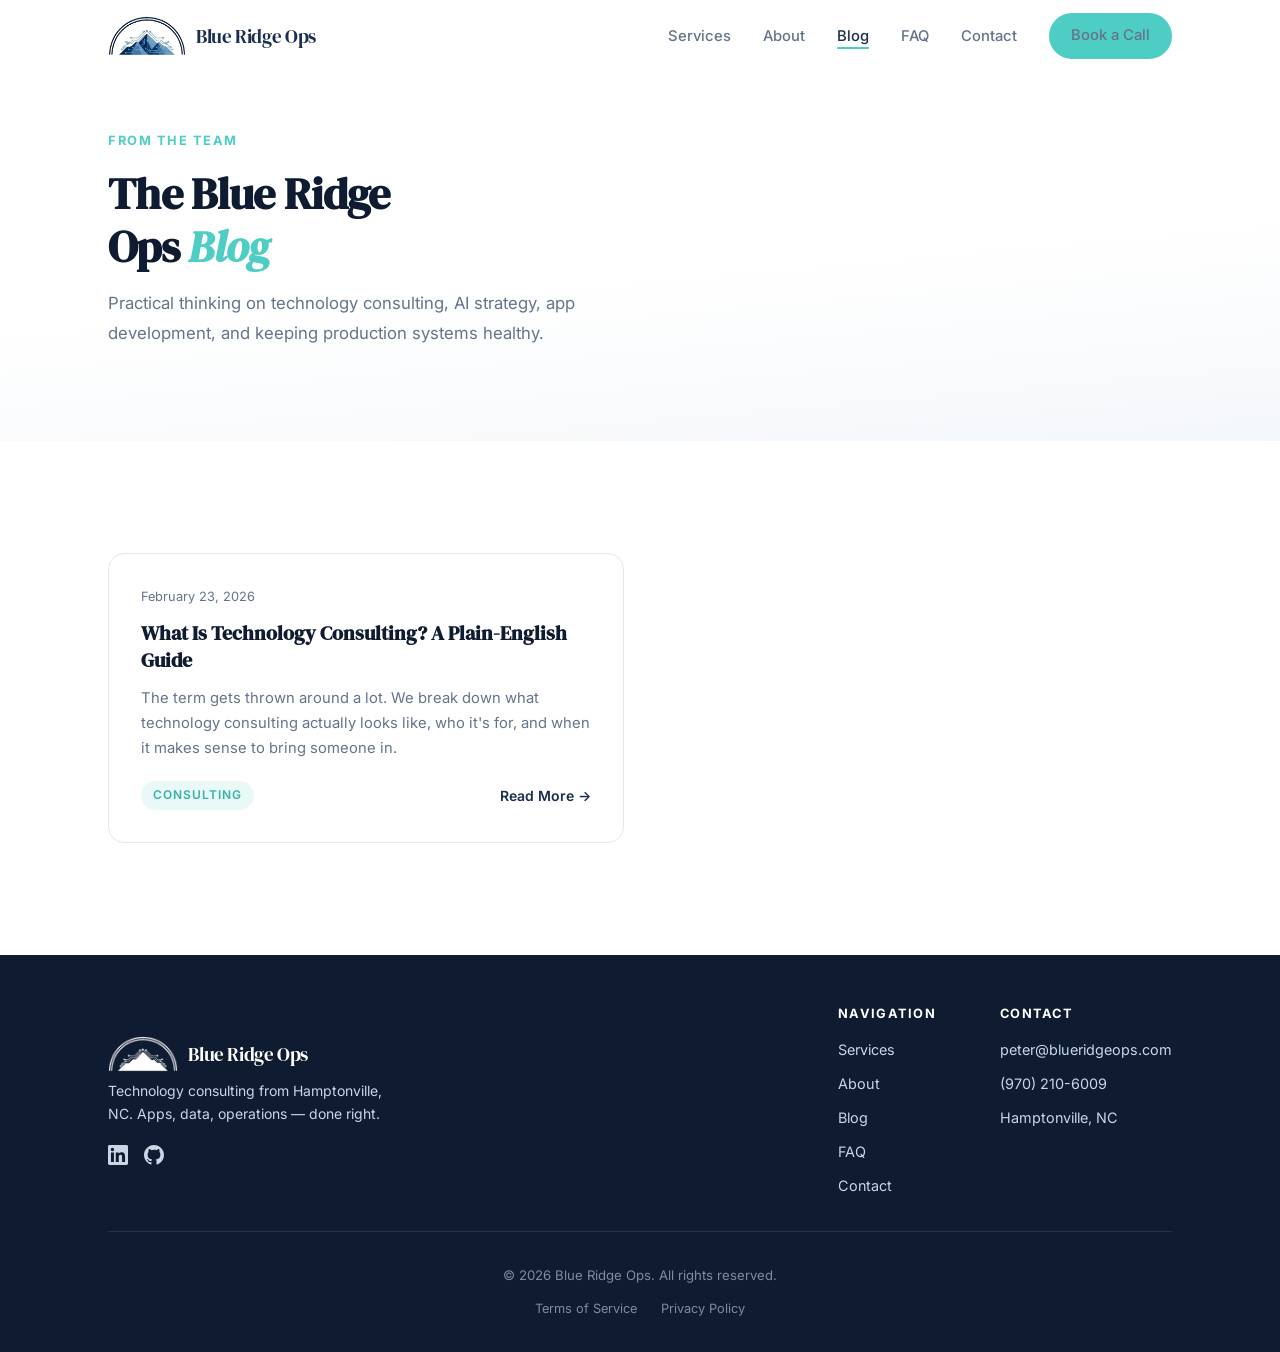
<file: blog/index.html>
<!DOCTYPE html>
<html lang="en">

<head>
  <meta charset="UTF-8">
  <meta name="viewport" content="width=device-width, initial-scale=1.0">
  <title>Blog — Blue Ridge Ops</title>
  <meta name="description"
    content="Insights on technology consulting, AI integration, mobile app development, and production operations from the Blue Ridge Ops team in North Carolina.">
  <link rel="canonical" href="https://www.blueridgeops.com/blog/">
  <meta name="robots" content="index, follow, max-image-preview:large, max-snippet:-1, max-video-preview:-1">

  <!-- Open Graph -->
  <meta property="og:title" content="Blog — Blue Ridge Ops">
  <meta property="og:description"
    content="Insights on technology consulting, AI integration, mobile app development, and production operations.">
  <meta property="og:url" content="https://www.blueridgeops.com/blog/">
  <meta property="og:type" content="website">
  <meta property="og:site_name" content="Blue Ridge Ops">
  <meta property="og:locale" content="en_US">
  <meta property="og:image" content="https://www.blueridgeops.com/assets/og-image.png">
  <meta property="og:image:width" content="1200">
  <meta property="og:image:height" content="630">

  <!-- Twitter Card -->
  <meta name="twitter:card" content="summary_large_image">
  <meta name="twitter:title" content="Blog — Blue Ridge Ops">
  <meta name="twitter:description"
    content="Insights on technology consulting, AI integration, mobile app development, and production operations.">
  <meta name="twitter:image" content="https://www.blueridgeops.com/assets/og-image.png">

  <!-- Favicon -->
  <link rel="icon" type="image/svg+xml" href="/favicon.svg">
  <link rel="icon" type="image/png" sizes="32x32" href="/assets/favicon-32x32.png">
  <link rel="icon" type="image/png" sizes="16x16" href="/assets/favicon-16x16.png">
  <link rel="apple-touch-icon" sizes="180x180" href="/assets/apple-touch-icon.png">
  <meta name="theme-color" content="#1A2E4F">

  <!-- Structured Data -->
  <script type="application/ld+json">
  {
    "@context": "https://schema.org",
    "@type": "CollectionPage",
    "name": "Blog — Blue Ridge Ops",
    "description": "Insights on technology consulting, AI integration, mobile app development, and production operations from Blue Ridge Ops.",
    "url": "https://www.blueridgeops.com/blog/",
    "isPartOf": {
      "@id": "https://www.blueridgeops.com/#website"
    },
    "publisher": {
      "@id": "https://www.blueridgeops.com/#organization"
    }
  }
  </script>

  <!-- Fonts -->
  <link rel="preconnect" href="https://fonts.googleapis.com">
  <link rel="preconnect" href="https://fonts.gstatic.com" crossorigin>
  <link rel="preload" as="style"
    href="https://fonts.googleapis.com/css2?family=DM+Serif+Display:ital@0;1&family=Inter:wght@400;500;600;700&display=swap">
  <link rel="stylesheet"
    href="https://fonts.googleapis.com/css2?family=DM+Serif+Display:ital@0;1&family=Inter:wght@400;500;600;700&display=swap"
    media="print" onload="this.media='all'">
  <noscript>
    <link rel="stylesheet"
      href="https://fonts.googleapis.com/css2?family=DM+Serif+Display:ital@0;1&family=Inter:wght@400;500;600;700&display=swap">
  </noscript>

  <link rel="stylesheet" href="/styles.css">
</head>

<body>

  <a href="#blog-posts" class="skip-link">Skip to blog posts</a>

  <!-- Navigation -->
  <nav class="nav" id="nav">
    <div class="nav-inner">
      <a href="/" class="nav-logo">
        <img src="/BlueRidgeOps.png" alt="Blue Ridge Ops logo" class="nav-logo-img" width="604" height="309">
        <span class="logo-text">Blue Ridge Ops</span>
      </a>
      <button class="nav-toggle" id="nav-toggle" aria-label="Toggle menu" aria-expanded="false">
        <span></span>
        <span></span>
        <span></span>
      </button>
      <ul class="nav-links" id="nav-links">
        <li><a href="/#services">Services</a></li>
        <li><a href="/#about">About</a></li>
        <li><a href="/blog/" class="active">Blog</a></li>
        <li><a href="/#faq">FAQ</a></li>
        <li><a href="/#contact">Contact</a></li>
        <li><a href="/#contact" class="btn btn-sm">Book a Call</a></li>
      </ul>
    </div>
  </nav>

  <!-- Blog Header -->
  <header class="blog-hero">
    <div class="container">
      <span class="section-label fade-in">From the Team</span>
      <h1 class="section-title fade-in">The Blue Ridge<br>Ops <em>Blog</em></h1>
      <p class="section-sub fade-in">Practical thinking on technology consulting, AI strategy, app development, and keeping production systems healthy.</p>
    </div>
  </header>

  <!-- Blog Posts -->
  <section class="section" id="blog-posts" tabindex="-1">
    <div class="container">
      <div class="blog-grid">

        <article class="blog-card fade-in">
          <time class="blog-card-date" datetime="2026-02-23">February 23, 2026</time>
          <h2><a href="/blog/what-is-technology-consulting.html">What Is Technology Consulting? A Plain-English Guide</a></h2>
          <p>The term gets thrown around a lot. We break down what technology consulting actually looks like, who it's for, and when it makes sense to bring someone in.</p>
          <div class="blog-card-footer">
            <span class="blog-card-tag">Consulting</span>
            <a href="/blog/what-is-technology-consulting.html" class="blog-card-read-more">Read More &rarr;</a>
          </div>
        </article>

      </div>
    </div>
  </section>

  <!-- Footer -->
  <footer class="footer">
    <div class="container">
      <div class="footer-inner">
        <div class="footer-brand">
          <a href="/" class="nav-logo">
            <img src="/BlueRidgeOps.png" alt="Blue Ridge Ops logo" class="nav-logo-img" width="604" height="309">
            <span class="logo-text">Blue Ridge Ops</span>
          </a>
          <p class="footer-tagline">Technology consulting from Hamptonville, NC. Apps, data, operations — done right.</p>
          <div class="footer-social">
            <a href="https://www.linkedin.com/company/blueridgeops" target="_blank" rel="noopener noreferrer"
              aria-label="LinkedIn">
              <svg width="20" height="20" viewBox="0 0 24 24" fill="currentColor">
                <path
                  d="M20.447 20.452h-3.554v-5.569c0-1.328-.027-3.037-1.852-3.037-1.853 0-2.136 1.445-2.136 2.939v5.667H9.351V9h3.414v1.561h.046c.477-.9 1.637-1.85 3.37-1.85 3.601 0 4.267 2.37 4.267 5.455v6.286zM5.337 7.433a2.062 2.062 0 0 1-2.063-2.065 2.064 2.064 0 1 1 2.063 2.065zm1.782 13.019H3.555V9h3.564v11.452zM22.225 0H1.771C.792 0 0 .774 0 1.729v20.542C0 23.227.792 24 1.771 24h20.451C23.2 24 24 23.227 24 22.271V1.729C24 .774 23.2 0 22.222 0h.003z" />
              </svg>
            </a>
            <a href="https://github.com/blue-ridge-ops" target="_blank" rel="noopener noreferrer" aria-label="GitHub">
              <svg width="20" height="20" viewBox="0 0 24 24" fill="currentColor">
                <path
                  d="M12 0C5.374 0 0 5.373 0 12c0 5.302 3.438 9.8 8.207 11.387.599.111.793-.261.793-.577v-2.234c-3.338.726-4.033-1.416-4.033-1.416-.546-1.387-1.333-1.756-1.333-1.756-1.089-.745.083-.729.083-.729 1.205.084 1.839 1.237 1.839 1.237 1.07 1.834 2.807 1.304 3.492.997.107-.775.418-1.305.762-1.604-2.665-.305-5.467-1.334-5.467-5.931 0-1.311.469-2.381 1.236-3.221-.124-.303-.535-1.524.117-3.176 0 0 1.008-.322 3.301 1.23A11.509 11.509 0 0 1 12 5.803c1.02.005 2.047.138 3.006.404 2.291-1.552 3.297-1.23 3.297-1.23.653 1.653.242 2.874.118 3.176.77.84 1.235 1.911 1.235 3.221 0 4.609-2.807 5.624-5.479 5.921.43.372.823 1.102.823 2.222v3.293c0 .319.192.694.801.576C20.566 21.797 24 17.3 24 12c0-6.627-5.373-12-12-12z" />
              </svg>
            </a>
          </div>
        </div>
        <div class="footer-nav">
          <div class="footer-links">
            <h5>Navigation</h5>
            <a href="/#services">Services</a>
            <a href="/#about">About</a>
            <a href="/blog/">Blog</a>
            <a href="/#faq">FAQ</a>
            <a href="/#contact">Contact</a>
          </div>
          <div class="footer-contact">
            <h5>Contact</h5>
            <a href="mailto:peter@blueridgeops.com">peter@blueridgeops.com</a>
            <a href="tel:+19702106009">(970) 210-6009</a>
            <span>Hamptonville, NC</span>
          </div>
        </div>
      </div>
      <div class="footer-bottom">
        <p>&copy; <span id="year"></span> Blue Ridge Ops. All rights reserved.</p>
        <div class="footer-legal">
          <a href="/terms.html">Terms of Service</a>
          <a href="/privacy.html">Privacy Policy</a>
        </div>
      </div>
    </div>
  </footer>

  <button id="back-to-top" aria-label="Back to top">
    <svg width="20" height="20" viewBox="0 0 24 24" fill="none" stroke="currentColor" stroke-width="2.5"
      stroke-linecap="round" stroke-linejoin="round">
      <path d="M18 15l-6-6-6 6" />
    </svg>
  </button>

  <script src="/script.js" defer></script>
</body>

</html>
</file>
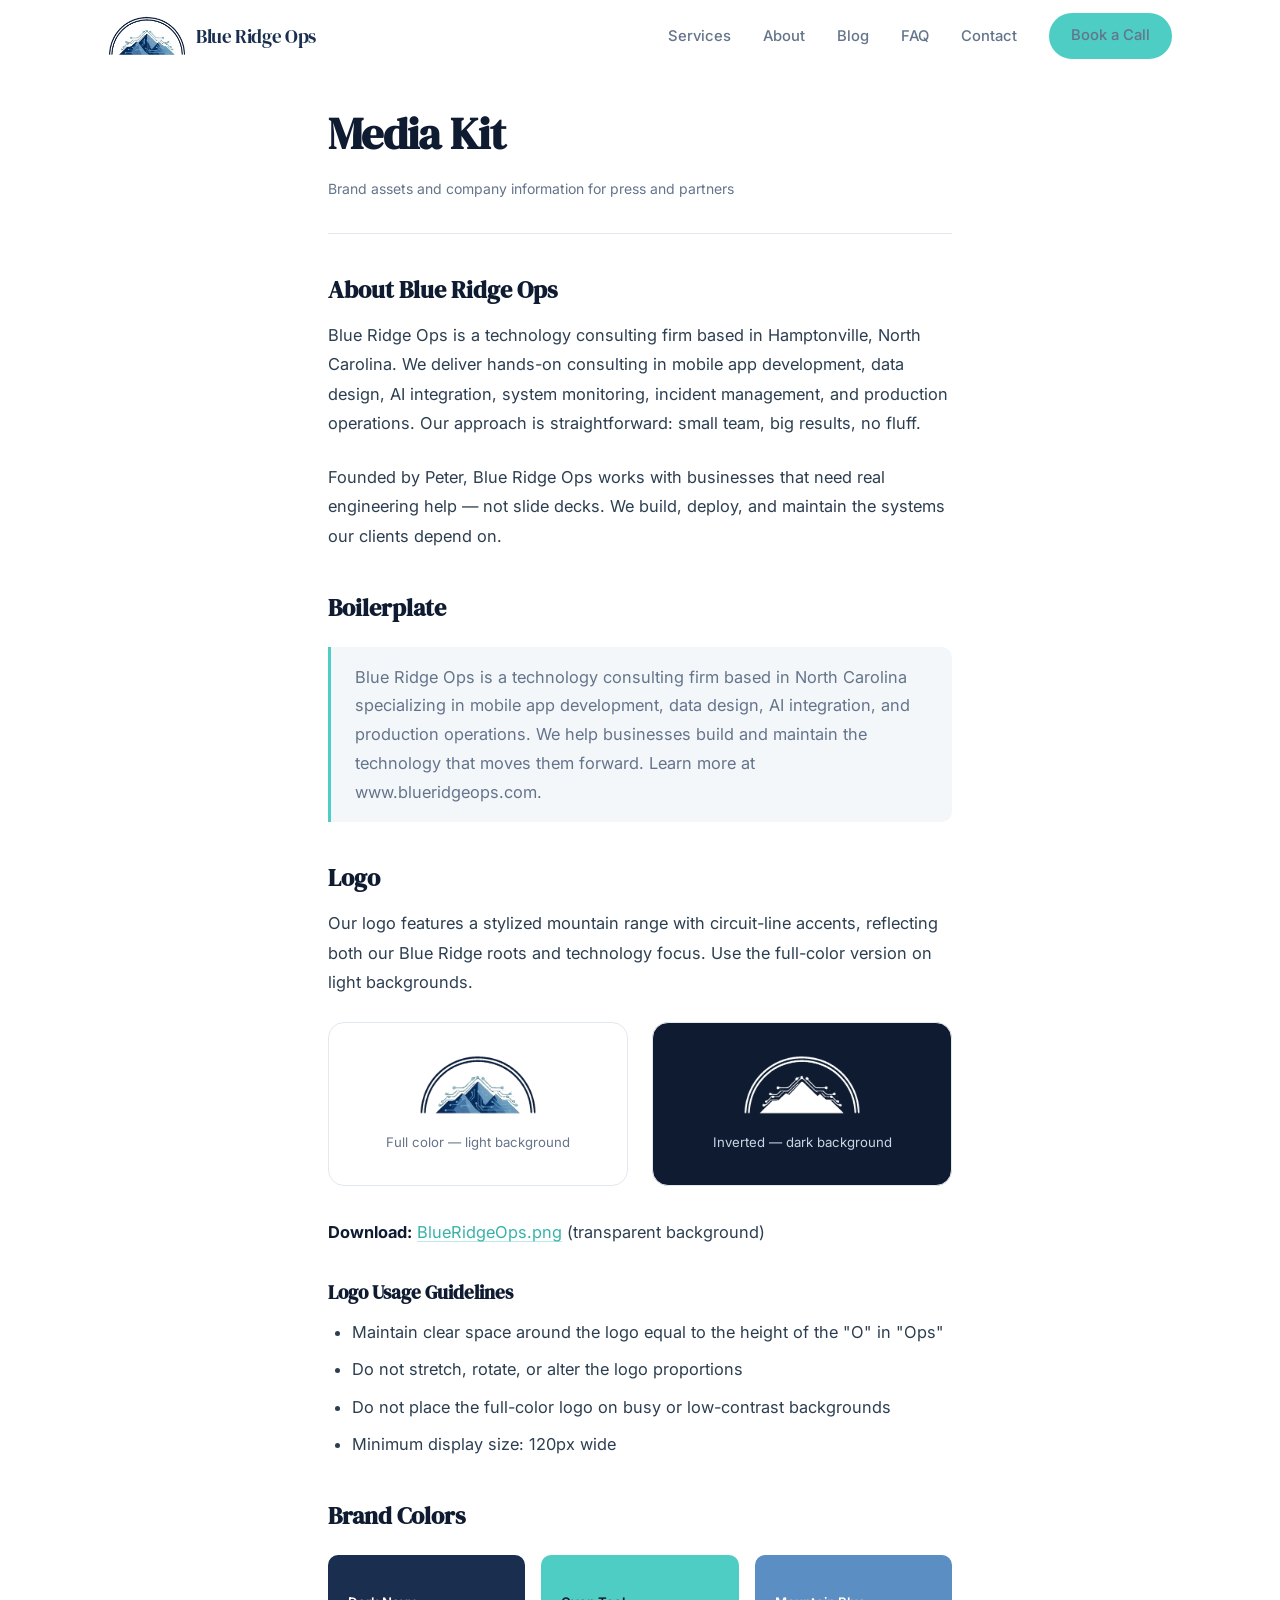
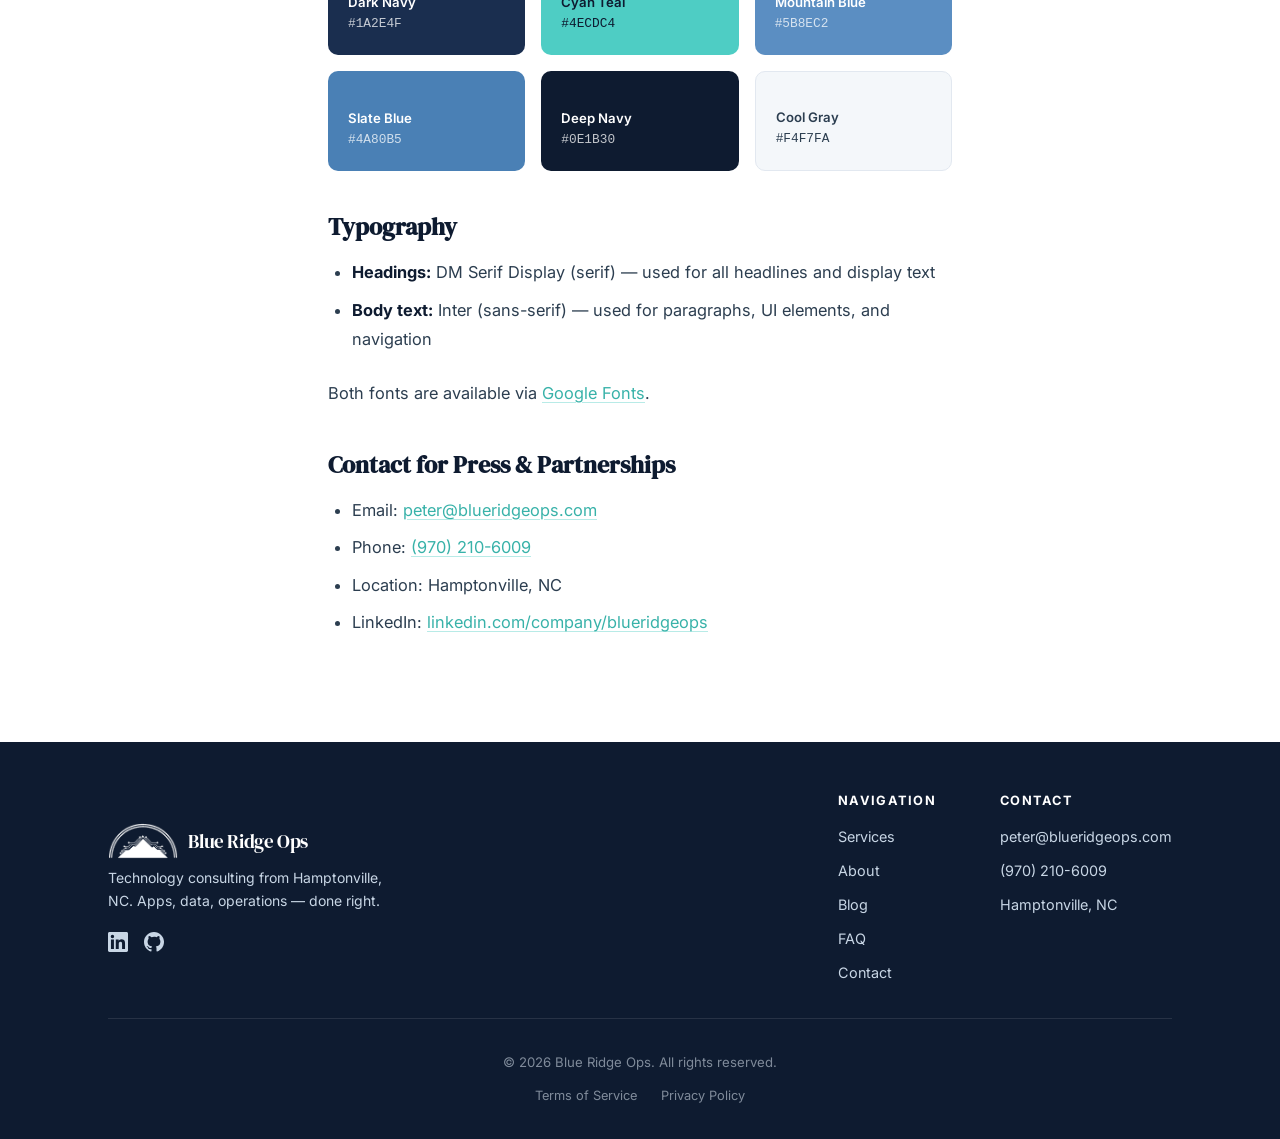
<file: media-kit.html>
<!DOCTYPE html>
<html lang="en">

<head>
  <meta charset="UTF-8">
  <meta name="viewport" content="width=device-width, initial-scale=1.0">
  <title>Media Kit — Blue Ridge Ops</title>
  <meta name="description"
    content="Blue Ridge Ops brand assets, logos, colors, and company information for press and partners.">
  <link rel="canonical" href="https://www.blueridgeops.com/media-kit.html">
  <meta name="robots" content="index, follow, max-image-preview:large, max-snippet:-1, max-video-preview:-1">

  <!-- Open Graph -->
  <meta property="og:title" content="Media Kit — Blue Ridge Ops">
  <meta property="og:description" content="Blue Ridge Ops brand assets, logos, colors, and company information for press and partners.">
  <meta property="og:url" content="https://www.blueridgeops.com/media-kit.html">
  <meta property="og:type" content="website">
  <meta property="og:site_name" content="Blue Ridge Ops">
  <meta property="og:locale" content="en_US">
  <meta property="og:image" content="https://www.blueridgeops.com/assets/og-image.png">

  <!-- Favicon -->
  <link rel="icon" type="image/svg+xml" href="/favicon.svg">
  <link rel="icon" type="image/png" sizes="32x32" href="/assets/favicon-32x32.png">
  <link rel="icon" type="image/png" sizes="16x16" href="/assets/favicon-16x16.png">
  <link rel="apple-touch-icon" sizes="180x180" href="/assets/apple-touch-icon.png">
  <meta name="theme-color" content="#1A2E4F">

  <!-- Fonts -->
  <link rel="preconnect" href="https://fonts.googleapis.com">
  <link rel="preconnect" href="https://fonts.gstatic.com" crossorigin>
  <link rel="preload" as="style"
    href="https://fonts.googleapis.com/css2?family=DM+Serif+Display:ital@0;1&family=Inter:wght@400;500;600;700&display=swap">
  <link rel="stylesheet"
    href="https://fonts.googleapis.com/css2?family=DM+Serif+Display:ital@0;1&family=Inter:wght@400;500;600;700&display=swap"
    media="print" onload="this.media='all'">
  <noscript>
    <link rel="stylesheet"
      href="https://fonts.googleapis.com/css2?family=DM+Serif+Display:ital@0;1&family=Inter:wght@400;500;600;700&display=swap">
  </noscript>

  <link rel="stylesheet" href="/styles.css">
</head>

<body>

  <a href="#content" class="skip-link">Skip to content</a>

  <!-- Navigation -->
  <nav class="nav" id="nav">
    <div class="nav-inner">
      <a href="/" class="nav-logo">
        <img src="/BlueRidgeOps.png" alt="Blue Ridge Ops logo" class="nav-logo-img">
        <span class="logo-text">Blue Ridge Ops</span>
      </a>
      <button class="nav-toggle" id="nav-toggle" aria-label="Toggle menu" aria-expanded="false">
        <span></span>
        <span></span>
        <span></span>
      </button>
      <ul class="nav-links" id="nav-links">
        <li><a href="/#services">Services</a></li>
        <li><a href="/#about">About</a></li>
        <li><a href="/blog/">Blog</a></li>
        <li><a href="/#faq">FAQ</a></li>
        <li><a href="/#contact">Contact</a></li>
        <li><a href="/#contact" class="btn btn-sm">Book a Call</a></li>
      </ul>
    </div>
  </nav>

  <!-- Content -->
  <main class="article" id="content" tabindex="-1">

    <header class="article-header fade-in">
      <h1>Media Kit</h1>
      <div class="article-meta">
        <span>Brand assets and company information for press and partners</span>
      </div>
    </header>

    <div class="article-body fade-in">

      <h2>About Blue Ridge Ops</h2>
      <p>Blue Ridge Ops is a technology consulting firm based in Hamptonville, North Carolina. We deliver hands-on consulting in mobile app development, data design, AI integration, system monitoring, incident management, and production operations. Our approach is straightforward: small team, big results, no fluff.</p>
      <p>Founded by Peter, Blue Ridge Ops works with businesses that need real engineering help — not slide decks. We build, deploy, and maintain the systems our clients depend on.</p>

      <h2>Boilerplate</h2>
      <blockquote>Blue Ridge Ops is a technology consulting firm based in North Carolina specializing in mobile app development, data design, AI integration, and production operations. We help businesses build and maintain the technology that moves them forward. Learn more at www.blueridgeops.com.</blockquote>

      <h2>Logo</h2>
      <p>Our logo features a stylized mountain range with circuit-line accents, reflecting both our Blue Ridge roots and technology focus. Use the full-color version on light backgrounds.</p>

      <div class="media-kit-logo-display">
        <div class="media-kit-logo-card media-kit-logo-light">
          <img src="/BlueRidgeOps.png" alt="Blue Ridge Ops logo — full color on light background">
          <span>Full color — light background</span>
        </div>
        <div class="media-kit-logo-card media-kit-logo-dark">
          <img src="/BlueRidgeOps.png" alt="Blue Ridge Ops logo — inverted on dark background" style="filter: brightness(0) invert(1);">
          <span>Inverted — dark background</span>
        </div>
      </div>

      <p><strong>Download:</strong> <a href="/BlueRidgeOps.png" download>BlueRidgeOps.png</a> (transparent background)</p>

      <h3>Logo Usage Guidelines</h3>
      <ul>
        <li>Maintain clear space around the logo equal to the height of the "O" in "Ops"</li>
        <li>Do not stretch, rotate, or alter the logo proportions</li>
        <li>Do not place the full-color logo on busy or low-contrast backgrounds</li>
        <li>Minimum display size: 120px wide</li>
      </ul>

      <h2>Brand Colors</h2>
      <div class="media-kit-colors">
        <div class="media-kit-swatch" style="background: #1A2E4F;">
          <span class="swatch-label">Dark Navy</span>
          <span class="swatch-hex">#1A2E4F</span>
        </div>
        <div class="media-kit-swatch" style="background: #4ECDC4;">
          <span class="swatch-label" style="color: #0E1B30;">Cyan Teal</span>
          <span class="swatch-hex" style="color: #0E1B30;">#4ECDC4</span>
        </div>
        <div class="media-kit-swatch" style="background: #5B8EC2;">
          <span class="swatch-label">Mountain Blue</span>
          <span class="swatch-hex">#5B8EC2</span>
        </div>
        <div class="media-kit-swatch" style="background: #4A80B5;">
          <span class="swatch-label">Slate Blue</span>
          <span class="swatch-hex">#4A80B5</span>
        </div>
        <div class="media-kit-swatch" style="background: #0E1B30;">
          <span class="swatch-label">Deep Navy</span>
          <span class="swatch-hex">#0E1B30</span>
        </div>
        <div class="media-kit-swatch" style="background: #F4F7FA; border: 1px solid #E2E8F0;">
          <span class="swatch-label" style="color: #2C3E50;">Cool Gray</span>
          <span class="swatch-hex" style="color: #2C3E50;">#F4F7FA</span>
        </div>
      </div>

      <h2>Typography</h2>
      <ul>
        <li><strong>Headings:</strong> DM Serif Display (serif) — used for all headlines and display text</li>
        <li><strong>Body text:</strong> Inter (sans-serif) — used for paragraphs, UI elements, and navigation</li>
      </ul>
      <p>Both fonts are available via <a href="https://fonts.google.com" target="_blank" rel="noopener noreferrer">Google Fonts</a>.</p>

      <h2>Contact for Press &amp; Partnerships</h2>
      <ul>
        <li>Email: <a href="mailto:peter@blueridgeops.com">peter@blueridgeops.com</a></li>
        <li>Phone: <a href="tel:+19702106009">(970) 210-6009</a></li>
        <li>Location: Hamptonville, NC</li>
        <li>LinkedIn: <a href="https://www.linkedin.com/company/blueridgeops" target="_blank" rel="noopener noreferrer">linkedin.com/company/blueridgeops</a></li>
      </ul>

    </div>

  </main>

  <!-- Footer -->
  <footer class="footer">
    <div class="container">
      <div class="footer-inner">
        <div class="footer-brand">
          <a href="/" class="nav-logo">
            <img src="/BlueRidgeOps.png" alt="Blue Ridge Ops logo" class="nav-logo-img">
            <span class="logo-text">Blue Ridge Ops</span>
          </a>
          <p class="footer-tagline">Technology consulting from Hamptonville, NC. Apps, data, operations — done right.</p>
          <div class="footer-social">
            <a href="https://www.linkedin.com/company/blueridgeops" target="_blank" rel="noopener noreferrer"
              aria-label="LinkedIn">
              <svg width="20" height="20" viewBox="0 0 24 24" fill="currentColor">
                <path
                  d="M20.447 20.452h-3.554v-5.569c0-1.328-.027-3.037-1.852-3.037-1.853 0-2.136 1.445-2.136 2.939v5.667H9.351V9h3.414v1.561h.046c.477-.9 1.637-1.85 3.37-1.85 3.601 0 4.267 2.37 4.267 5.455v6.286zM5.337 7.433a2.062 2.062 0 0 1-2.063-2.065 2.064 2.064 0 1 1 2.063 2.065zm1.782 13.019H3.555V9h3.564v11.452zM22.225 0H1.771C.792 0 0 .774 0 1.729v20.542C0 23.227.792 24 1.771 24h20.451C23.2 24 24 23.227 24 22.271V1.729C24 .774 23.2 0 22.222 0h.003z" />
              </svg>
            </a>
            <a href="https://github.com/blue-ridge-ops" target="_blank" rel="noopener noreferrer" aria-label="GitHub">
              <svg width="20" height="20" viewBox="0 0 24 24" fill="currentColor">
                <path
                  d="M12 0C5.374 0 0 5.373 0 12c0 5.302 3.438 9.8 8.207 11.387.599.111.793-.261.793-.577v-2.234c-3.338.726-4.033-1.416-4.033-1.416-.546-1.387-1.333-1.756-1.333-1.756-1.089-.745.083-.729.083-.729 1.205.084 1.839 1.237 1.839 1.237 1.07 1.834 2.807 1.304 3.492.997.107-.775.418-1.305.762-1.604-2.665-.305-5.467-1.334-5.467-5.931 0-1.311.469-2.381 1.236-3.221-.124-.303-.535-1.524.117-3.176 0 0 1.008-.322 3.301 1.23A11.509 11.509 0 0 1 12 5.803c1.02.005 2.047.138 3.006.404 2.291-1.552 3.297-1.23 3.297-1.23.653 1.653.242 2.874.118 3.176.77.84 1.235 1.911 1.235 3.221 0 4.609-2.807 5.624-5.479 5.921.43.372.823 1.102.823 2.222v3.293c0 .319.192.694.801.576C20.566 21.797 24 17.3 24 12c0-6.627-5.373-12-12-12z" />
              </svg>
            </a>
          </div>
        </div>
        <div class="footer-nav">
          <div class="footer-links">
            <h5>Navigation</h5>
            <a href="/#services">Services</a>
            <a href="/#about">About</a>
            <a href="/blog/">Blog</a>
            <a href="/#faq">FAQ</a>
            <a href="/#contact">Contact</a>
          </div>
          <div class="footer-contact">
            <h5>Contact</h5>
            <a href="mailto:peter@blueridgeops.com">peter@blueridgeops.com</a>
            <a href="tel:+19702106009">(970) 210-6009</a>
            <span>Hamptonville, NC</span>
          </div>
        </div>
      </div>
      <div class="footer-bottom">
        <p>&copy; <span id="year"></span> Blue Ridge Ops. All rights reserved.</p>
        <div class="footer-legal">
          <a href="/terms.html">Terms of Service</a>
          <a href="/privacy.html">Privacy Policy</a>
        </div>
      </div>
    </div>
  </footer>

  <button id="back-to-top" aria-label="Back to top">
    <svg width="20" height="20" viewBox="0 0 24 24" fill="none" stroke="currentColor" stroke-width="2.5"
      stroke-linecap="round" stroke-linejoin="round">
      <path d="M18 15l-6-6-6 6" />
    </svg>
  </button>

  <script src="/script.js"></script>
</body>

</html>
</file>
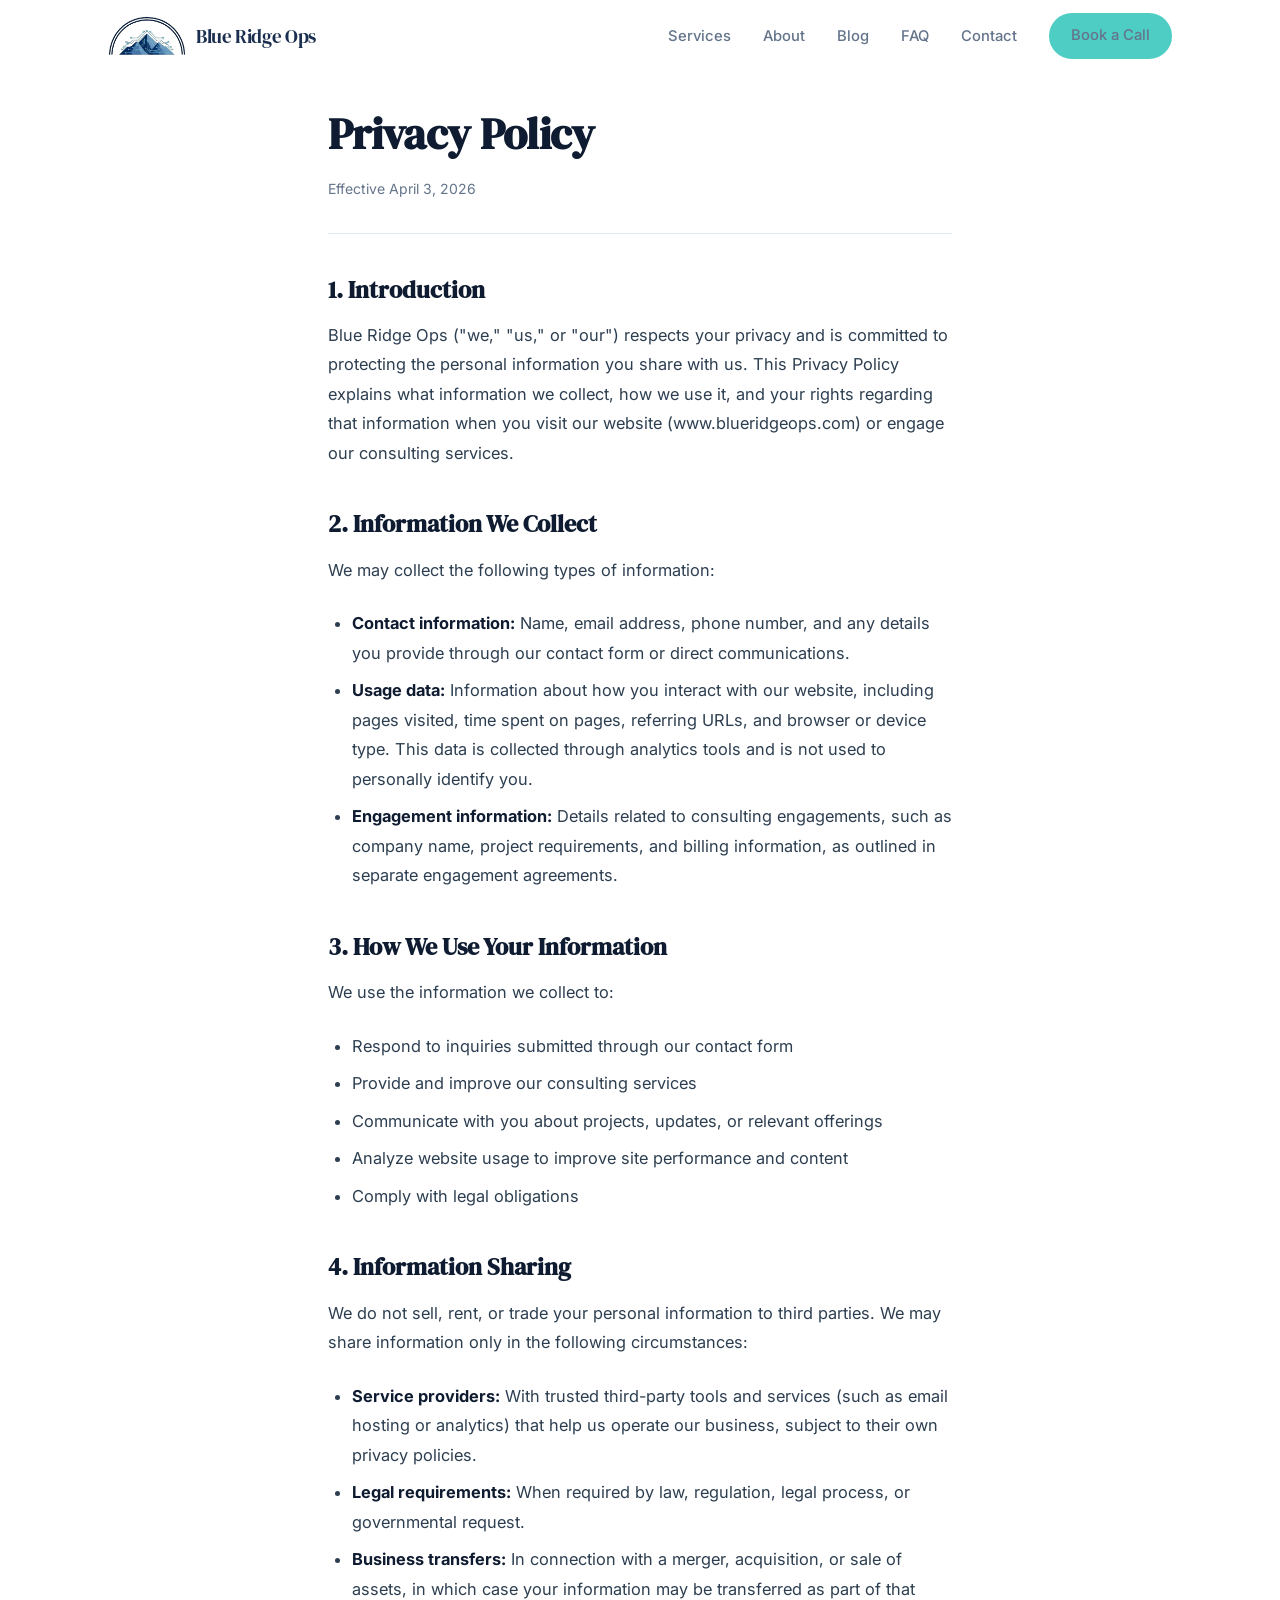
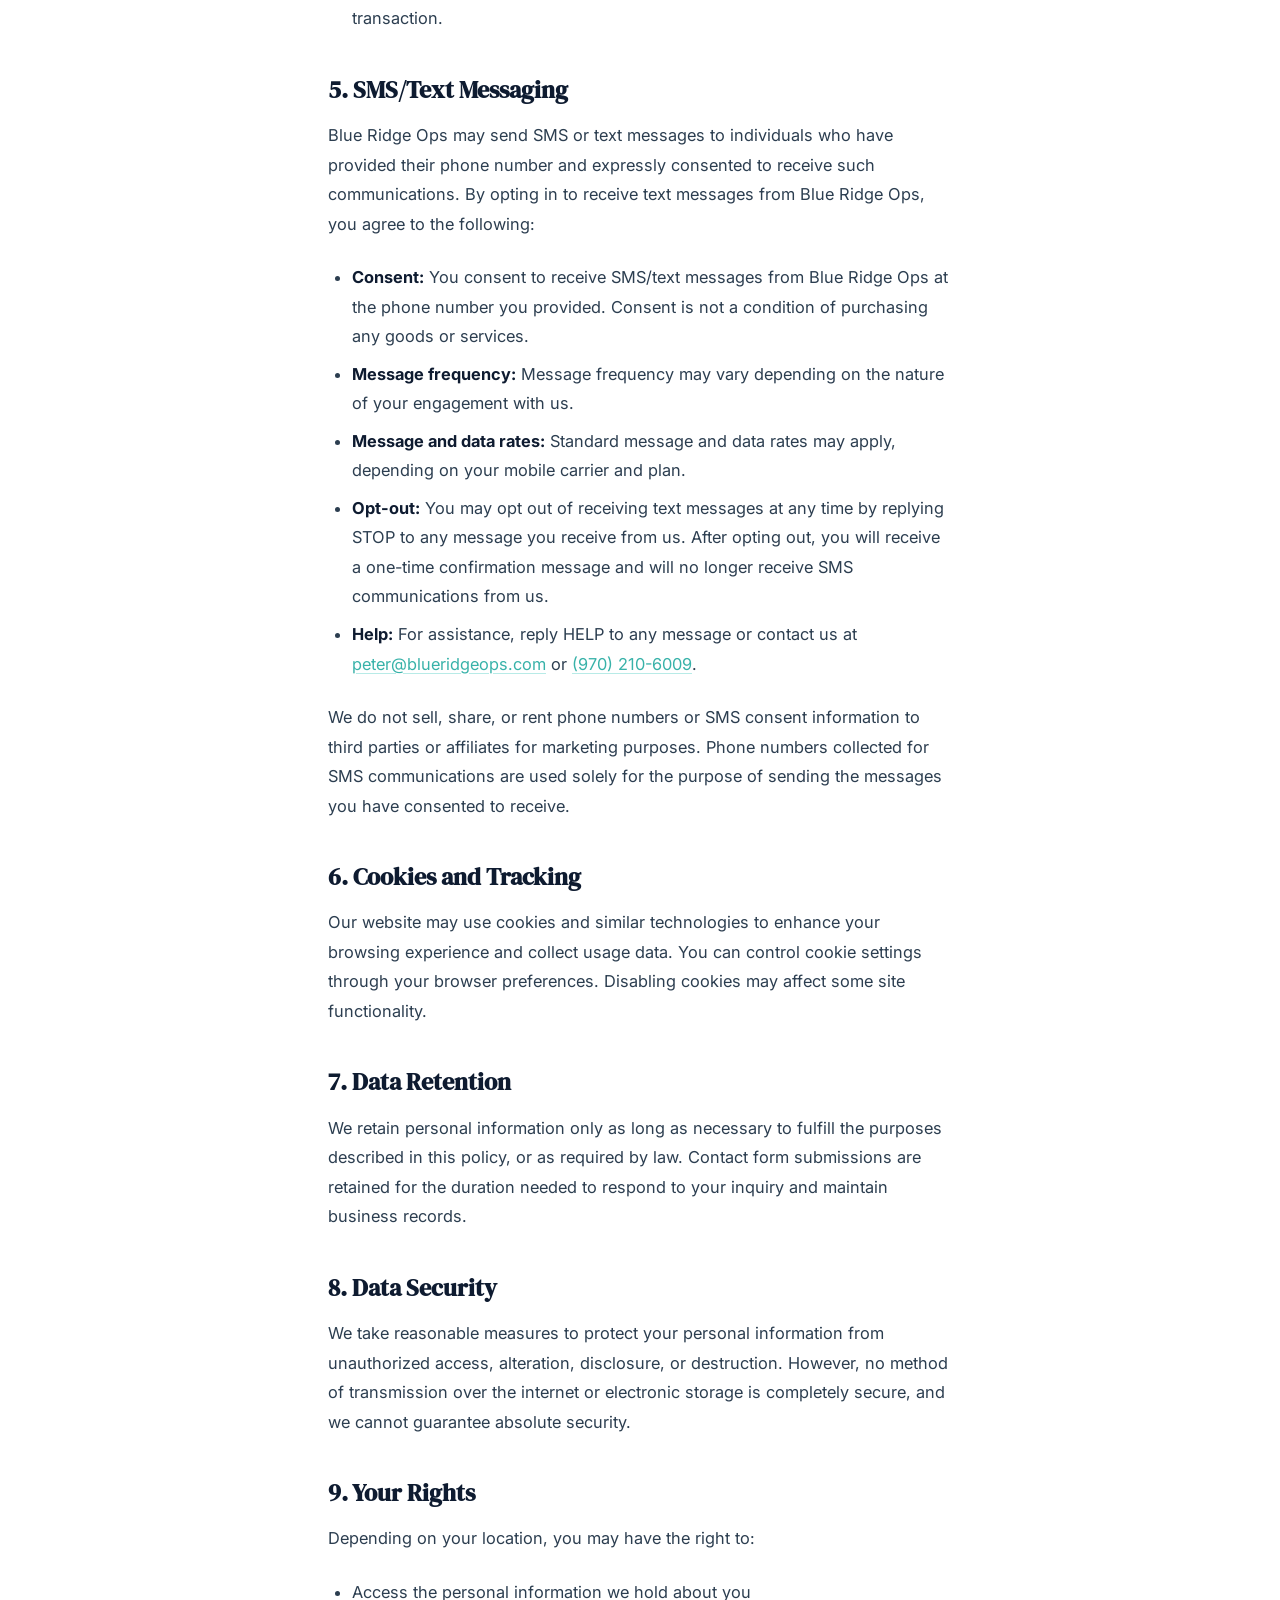
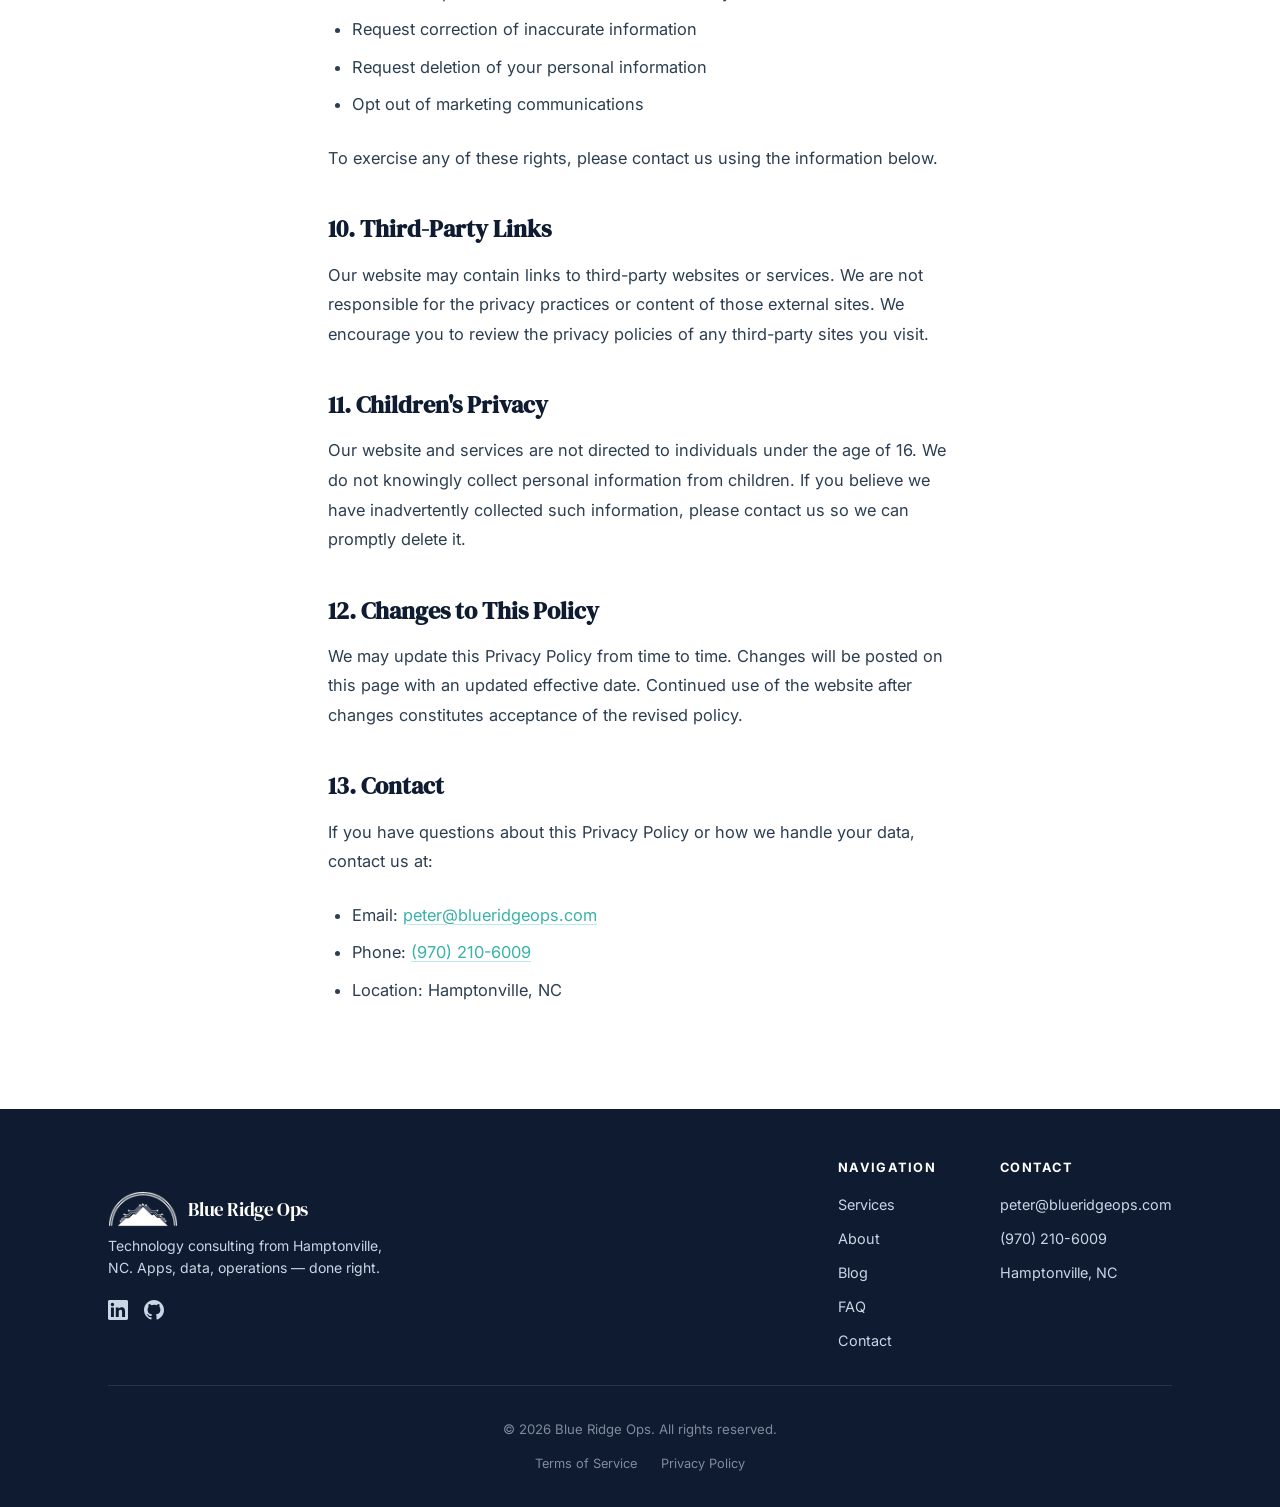
<file: privacy.html>
<!DOCTYPE html>
<html lang="en">

<head>
  <meta charset="UTF-8">
  <meta name="viewport" content="width=device-width, initial-scale=1.0">
  <title>Privacy Policy — Blue Ridge Ops</title>
  <meta name="description"
    content="Privacy Policy for Blue Ridge Ops technology consulting services.">
  <link rel="canonical" href="https://www.blueridgeops.com/privacy.html">
  <meta name="robots" content="index, follow, max-image-preview:large, max-snippet:-1, max-video-preview:-1">

  <!-- Open Graph -->
  <meta property="og:title" content="Privacy Policy — Blue Ridge Ops">
  <meta property="og:description" content="Privacy Policy for Blue Ridge Ops technology consulting services.">
  <meta property="og:url" content="https://www.blueridgeops.com/privacy.html">
  <meta property="og:type" content="website">
  <meta property="og:site_name" content="Blue Ridge Ops">
  <meta property="og:locale" content="en_US">
  <meta property="og:image" content="https://www.blueridgeops.com/assets/og-image.png">

  <!-- Favicon -->
  <link rel="icon" type="image/svg+xml" href="/favicon.svg">
  <link rel="icon" type="image/png" sizes="32x32" href="/assets/favicon-32x32.png">
  <link rel="icon" type="image/png" sizes="16x16" href="/assets/favicon-16x16.png">
  <link rel="apple-touch-icon" sizes="180x180" href="/assets/apple-touch-icon.png">
  <meta name="theme-color" content="#1A2E4F">

  <!-- Fonts -->
  <link rel="preconnect" href="https://fonts.googleapis.com">
  <link rel="preconnect" href="https://fonts.gstatic.com" crossorigin>
  <link rel="preload" as="style"
    href="https://fonts.googleapis.com/css2?family=DM+Serif+Display:ital@0;1&family=Inter:wght@400;500;600;700&display=swap">
  <link rel="stylesheet"
    href="https://fonts.googleapis.com/css2?family=DM+Serif+Display:ital@0;1&family=Inter:wght@400;500;600;700&display=swap"
    media="print" onload="this.media='all'">
  <noscript>
    <link rel="stylesheet"
      href="https://fonts.googleapis.com/css2?family=DM+Serif+Display:ital@0;1&family=Inter:wght@400;500;600;700&display=swap">
  </noscript>

  <link rel="stylesheet" href="/styles.css">
</head>

<body>

  <a href="#content" class="skip-link">Skip to content</a>

  <!-- Navigation -->
  <nav class="nav" id="nav">
    <div class="nav-inner">
      <a href="/" class="nav-logo">
        <img src="/BlueRidgeOps.png" alt="Blue Ridge Ops logo" class="nav-logo-img">
        <span class="logo-text">Blue Ridge Ops</span>
      </a>
      <button class="nav-toggle" id="nav-toggle" aria-label="Toggle menu" aria-expanded="false">
        <span></span>
        <span></span>
        <span></span>
      </button>
      <ul class="nav-links" id="nav-links">
        <li><a href="/#services">Services</a></li>
        <li><a href="/#about">About</a></li>
        <li><a href="/blog/">Blog</a></li>
        <li><a href="/#faq">FAQ</a></li>
        <li><a href="/#contact">Contact</a></li>
        <li><a href="/#contact" class="btn btn-sm">Book a Call</a></li>
      </ul>
    </div>
  </nav>

  <!-- Content -->
  <main class="article" id="content" tabindex="-1">

    <header class="article-header fade-in">
      <h1>Privacy Policy</h1>
      <div class="article-meta">
        <span>Effective April 3, 2026</span>
      </div>
    </header>

    <div class="article-body fade-in">

      <h2>1. Introduction</h2>
      <p>Blue Ridge Ops ("we," "us," or "our") respects your privacy and is committed to protecting the personal information you share with us. This Privacy Policy explains what information we collect, how we use it, and your rights regarding that information when you visit our website (www.blueridgeops.com) or engage our consulting services.</p>

      <h2>2. Information We Collect</h2>
      <p>We may collect the following types of information:</p>
      <ul>
        <li><strong>Contact information:</strong> Name, email address, phone number, and any details you provide through our contact form or direct communications.</li>
        <li><strong>Usage data:</strong> Information about how you interact with our website, including pages visited, time spent on pages, referring URLs, and browser or device type. This data is collected through analytics tools and is not used to personally identify you.</li>
        <li><strong>Engagement information:</strong> Details related to consulting engagements, such as company name, project requirements, and billing information, as outlined in separate engagement agreements.</li>
      </ul>

      <h2>3. How We Use Your Information</h2>
      <p>We use the information we collect to:</p>
      <ul>
        <li>Respond to inquiries submitted through our contact form</li>
        <li>Provide and improve our consulting services</li>
        <li>Communicate with you about projects, updates, or relevant offerings</li>
        <li>Analyze website usage to improve site performance and content</li>
        <li>Comply with legal obligations</li>
      </ul>

      <h2>4. Information Sharing</h2>
      <p>We do not sell, rent, or trade your personal information to third parties. We may share information only in the following circumstances:</p>
      <ul>
        <li><strong>Service providers:</strong> With trusted third-party tools and services (such as email hosting or analytics) that help us operate our business, subject to their own privacy policies.</li>
        <li><strong>Legal requirements:</strong> When required by law, regulation, legal process, or governmental request.</li>
        <li><strong>Business transfers:</strong> In connection with a merger, acquisition, or sale of assets, in which case your information may be transferred as part of that transaction.</li>
      </ul>

      <h2>5. SMS/Text Messaging</h2>
      <p>Blue Ridge Ops may send SMS or text messages to individuals who have provided their phone number and expressly consented to receive such communications. By opting in to receive text messages from Blue Ridge Ops, you agree to the following:</p>
      <ul>
        <li><strong>Consent:</strong> You consent to receive SMS/text messages from Blue Ridge Ops at the phone number you provided. Consent is not a condition of purchasing any goods or services.</li>
        <li><strong>Message frequency:</strong> Message frequency may vary depending on the nature of your engagement with us.</li>
        <li><strong>Message and data rates:</strong> Standard message and data rates may apply, depending on your mobile carrier and plan.</li>
        <li><strong>Opt-out:</strong> You may opt out of receiving text messages at any time by replying STOP to any message you receive from us. After opting out, you will receive a one-time confirmation message and will no longer receive SMS communications from us.</li>
        <li><strong>Help:</strong> For assistance, reply HELP to any message or contact us at <a href="mailto:peter@blueridgeops.com">peter@blueridgeops.com</a> or <a href="tel:+19702106009">(970) 210-6009</a>.</li>
      </ul>
      <p>We do not sell, share, or rent phone numbers or SMS consent information to third parties or affiliates for marketing purposes. Phone numbers collected for SMS communications are used solely for the purpose of sending the messages you have consented to receive.</p>

      <h2>6. Cookies and Tracking</h2>
      <p>Our website may use cookies and similar technologies to enhance your browsing experience and collect usage data. You can control cookie settings through your browser preferences. Disabling cookies may affect some site functionality.</p>

      <h2>7. Data Retention</h2>
      <p>We retain personal information only as long as necessary to fulfill the purposes described in this policy, or as required by law. Contact form submissions are retained for the duration needed to respond to your inquiry and maintain business records.</p>

      <h2>8. Data Security</h2>
      <p>We take reasonable measures to protect your personal information from unauthorized access, alteration, disclosure, or destruction. However, no method of transmission over the internet or electronic storage is completely secure, and we cannot guarantee absolute security.</p>

      <h2>9. Your Rights</h2>
      <p>Depending on your location, you may have the right to:</p>
      <ul>
        <li>Access the personal information we hold about you</li>
        <li>Request correction of inaccurate information</li>
        <li>Request deletion of your personal information</li>
        <li>Opt out of marketing communications</li>
      </ul>
      <p>To exercise any of these rights, please contact us using the information below.</p>

      <h2>10. Third-Party Links</h2>
      <p>Our website may contain links to third-party websites or services. We are not responsible for the privacy practices or content of those external sites. We encourage you to review the privacy policies of any third-party sites you visit.</p>

      <h2>11. Children's Privacy</h2>
      <p>Our website and services are not directed to individuals under the age of 16. We do not knowingly collect personal information from children. If you believe we have inadvertently collected such information, please contact us so we can promptly delete it.</p>

      <h2>12. Changes to This Policy</h2>
      <p>We may update this Privacy Policy from time to time. Changes will be posted on this page with an updated effective date. Continued use of the website after changes constitutes acceptance of the revised policy.</p>

      <h2>13. Contact</h2>
      <p>If you have questions about this Privacy Policy or how we handle your data, contact us at:</p>
      <ul>
        <li>Email: <a href="mailto:peter@blueridgeops.com">peter@blueridgeops.com</a></li>
        <li>Phone: <a href="tel:+19702106009">(970) 210-6009</a></li>
        <li>Location: Hamptonville, NC</li>
      </ul>

    </div>

  </main>

  <!-- Footer -->
  <footer class="footer">
    <div class="container">
      <div class="footer-inner">
        <div class="footer-brand">
          <a href="/" class="nav-logo">
            <img src="/BlueRidgeOps.png" alt="Blue Ridge Ops logo" class="nav-logo-img">
            <span class="logo-text">Blue Ridge Ops</span>
          </a>
          <p class="footer-tagline">Technology consulting from Hamptonville, NC. Apps, data, operations — done right.</p>
          <div class="footer-social">
            <a href="https://www.linkedin.com/company/blueridgeops" target="_blank" rel="noopener noreferrer"
              aria-label="LinkedIn">
              <svg width="20" height="20" viewBox="0 0 24 24" fill="currentColor">
                <path
                  d="M20.447 20.452h-3.554v-5.569c0-1.328-.027-3.037-1.852-3.037-1.853 0-2.136 1.445-2.136 2.939v5.667H9.351V9h3.414v1.561h.046c.477-.9 1.637-1.85 3.37-1.85 3.601 0 4.267 2.37 4.267 5.455v6.286zM5.337 7.433a2.062 2.062 0 0 1-2.063-2.065 2.064 2.064 0 1 1 2.063 2.065zm1.782 13.019H3.555V9h3.564v11.452zM22.225 0H1.771C.792 0 0 .774 0 1.729v20.542C0 23.227.792 24 1.771 24h20.451C23.2 24 24 23.227 24 22.271V1.729C24 .774 23.2 0 22.222 0h.003z" />
              </svg>
            </a>
            <a href="https://github.com/blue-ridge-ops" target="_blank" rel="noopener noreferrer" aria-label="GitHub">
              <svg width="20" height="20" viewBox="0 0 24 24" fill="currentColor">
                <path
                  d="M12 0C5.374 0 0 5.373 0 12c0 5.302 3.438 9.8 8.207 11.387.599.111.793-.261.793-.577v-2.234c-3.338.726-4.033-1.416-4.033-1.416-.546-1.387-1.333-1.756-1.333-1.756-1.089-.745.083-.729.083-.729 1.205.084 1.839 1.237 1.839 1.237 1.07 1.834 2.807 1.304 3.492.997.107-.775.418-1.305.762-1.604-2.665-.305-5.467-1.334-5.467-5.931 0-1.311.469-2.381 1.236-3.221-.124-.303-.535-1.524.117-3.176 0 0 1.008-.322 3.301 1.23A11.509 11.509 0 0 1 12 5.803c1.02.005 2.047.138 3.006.404 2.291-1.552 3.297-1.23 3.297-1.23.653 1.653.242 2.874.118 3.176.77.84 1.235 1.911 1.235 3.221 0 4.609-2.807 5.624-5.479 5.921.43.372.823 1.102.823 2.222v3.293c0 .319.192.694.801.576C20.566 21.797 24 17.3 24 12c0-6.627-5.373-12-12-12z" />
              </svg>
            </a>
          </div>
        </div>
        <div class="footer-nav">
          <div class="footer-links">
            <h5>Navigation</h5>
            <a href="/#services">Services</a>
            <a href="/#about">About</a>
            <a href="/blog/">Blog</a>
            <a href="/#faq">FAQ</a>
            <a href="/#contact">Contact</a>
          </div>
          <div class="footer-contact">
            <h5>Contact</h5>
            <a href="mailto:peter@blueridgeops.com">peter@blueridgeops.com</a>
            <a href="tel:+19702106009">(970) 210-6009</a>
            <span>Hamptonville, NC</span>
          </div>
        </div>
      </div>
      <div class="footer-bottom">
        <p>&copy; <span id="year"></span> Blue Ridge Ops. All rights reserved.</p>
        <div class="footer-legal">
          <a href="/terms.html">Terms of Service</a>
          <a href="/privacy.html">Privacy Policy</a>
        </div>
      </div>
    </div>
  </footer>

  <button id="back-to-top" aria-label="Back to top">
    <svg width="20" height="20" viewBox="0 0 24 24" fill="none" stroke="currentColor" stroke-width="2.5"
      stroke-linecap="round" stroke-linejoin="round">
      <path d="M18 15l-6-6-6 6" />
    </svg>
  </button>

  <script src="/script.js"></script>
</body>

</html>
</file>
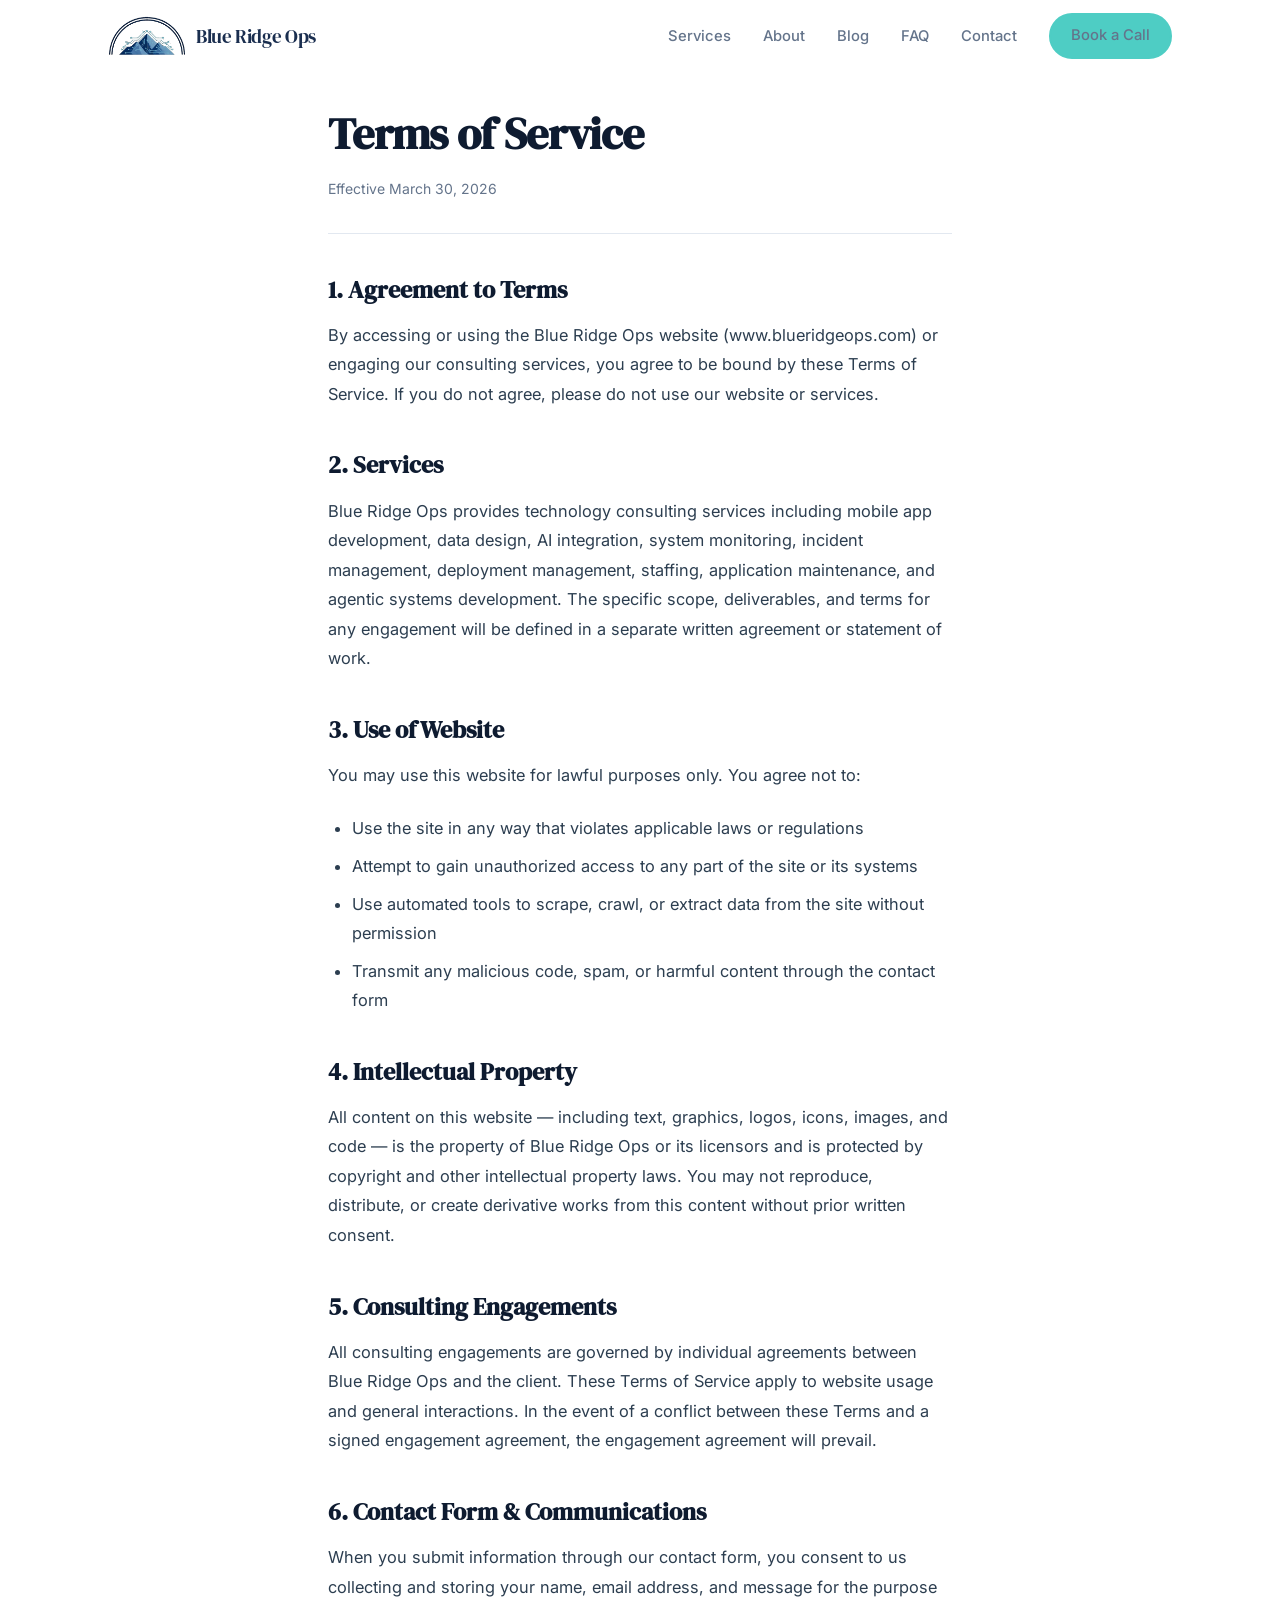
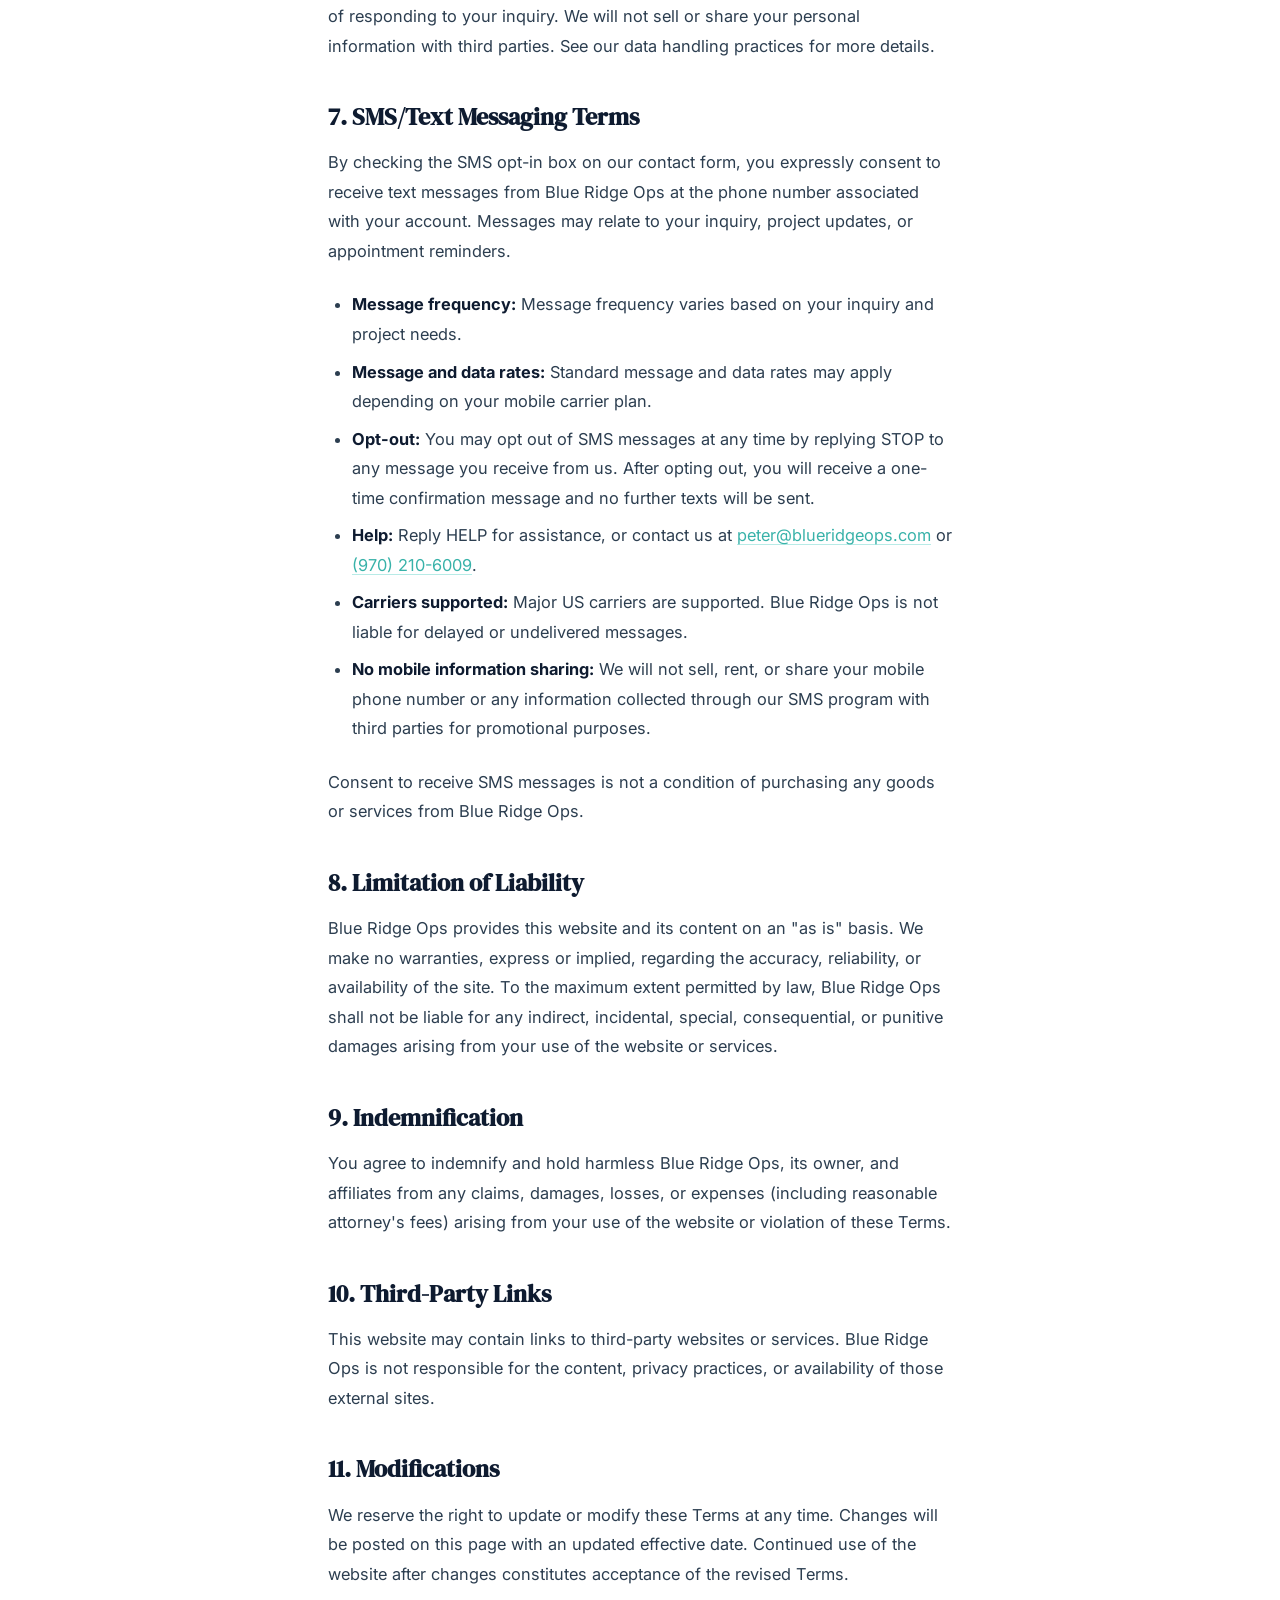
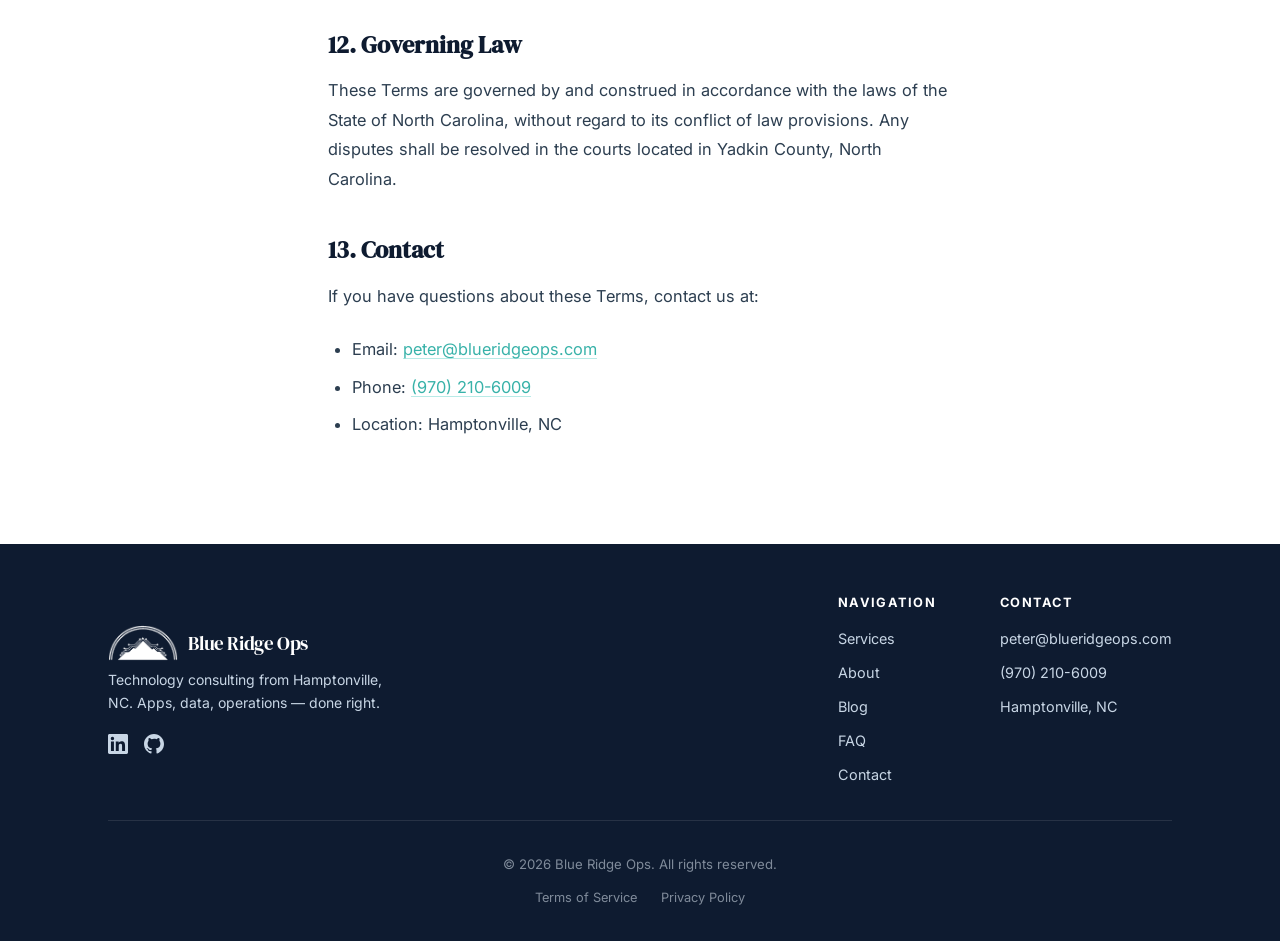
<file: terms.html>
<!DOCTYPE html>
<html lang="en">

<head>
  <meta charset="UTF-8">
  <meta name="viewport" content="width=device-width, initial-scale=1.0">
  <title>Terms of Service — Blue Ridge Ops</title>
  <meta name="description"
    content="Terms of Service for Blue Ridge Ops technology consulting services.">
  <link rel="canonical" href="https://www.blueridgeops.com/terms.html">
  <meta name="robots" content="index, follow, max-image-preview:large, max-snippet:-1, max-video-preview:-1">

  <!-- Open Graph -->
  <meta property="og:title" content="Terms of Service — Blue Ridge Ops">
  <meta property="og:description" content="Terms of Service for Blue Ridge Ops technology consulting services.">
  <meta property="og:url" content="https://www.blueridgeops.com/terms.html">
  <meta property="og:type" content="website">
  <meta property="og:site_name" content="Blue Ridge Ops">
  <meta property="og:locale" content="en_US">
  <meta property="og:image" content="https://www.blueridgeops.com/assets/og-image.png">

  <!-- Favicon -->
  <link rel="icon" type="image/svg+xml" href="/favicon.svg">
  <link rel="icon" type="image/png" sizes="32x32" href="/assets/favicon-32x32.png">
  <link rel="icon" type="image/png" sizes="16x16" href="/assets/favicon-16x16.png">
  <link rel="apple-touch-icon" sizes="180x180" href="/assets/apple-touch-icon.png">
  <meta name="theme-color" content="#1A2E4F">

  <!-- Fonts -->
  <link rel="preconnect" href="https://fonts.googleapis.com">
  <link rel="preconnect" href="https://fonts.gstatic.com" crossorigin>
  <link rel="preload" as="style"
    href="https://fonts.googleapis.com/css2?family=DM+Serif+Display:ital@0;1&family=Inter:wght@400;500;600;700&display=swap">
  <link rel="stylesheet"
    href="https://fonts.googleapis.com/css2?family=DM+Serif+Display:ital@0;1&family=Inter:wght@400;500;600;700&display=swap"
    media="print" onload="this.media='all'">
  <noscript>
    <link rel="stylesheet"
      href="https://fonts.googleapis.com/css2?family=DM+Serif+Display:ital@0;1&family=Inter:wght@400;500;600;700&display=swap">
  </noscript>

  <link rel="stylesheet" href="/styles.css">
</head>

<body>

  <a href="#content" class="skip-link">Skip to content</a>

  <!-- Navigation -->
  <nav class="nav" id="nav">
    <div class="nav-inner">
      <a href="/" class="nav-logo">
        <img src="/BlueRidgeOps.png" alt="Blue Ridge Ops logo" class="nav-logo-img">
        <span class="logo-text">Blue Ridge Ops</span>
      </a>
      <button class="nav-toggle" id="nav-toggle" aria-label="Toggle menu" aria-expanded="false">
        <span></span>
        <span></span>
        <span></span>
      </button>
      <ul class="nav-links" id="nav-links">
        <li><a href="/#services">Services</a></li>
        <li><a href="/#about">About</a></li>
        <li><a href="/blog/">Blog</a></li>
        <li><a href="/#faq">FAQ</a></li>
        <li><a href="/#contact">Contact</a></li>
        <li><a href="/#contact" class="btn btn-sm">Book a Call</a></li>
      </ul>
    </div>
  </nav>

  <!-- Content -->
  <main class="article" id="content" tabindex="-1">

    <header class="article-header fade-in">
      <h1>Terms of Service</h1>
      <div class="article-meta">
        <span>Effective March 30, 2026</span>
      </div>
    </header>

    <div class="article-body fade-in">

      <h2>1. Agreement to Terms</h2>
      <p>By accessing or using the Blue Ridge Ops website (www.blueridgeops.com) or engaging our consulting services, you agree to be bound by these Terms of Service. If you do not agree, please do not use our website or services.</p>

      <h2>2. Services</h2>
      <p>Blue Ridge Ops provides technology consulting services including mobile app development, data design, AI integration, system monitoring, incident management, deployment management, staffing, application maintenance, and agentic systems development. The specific scope, deliverables, and terms for any engagement will be defined in a separate written agreement or statement of work.</p>

      <h2>3. Use of Website</h2>
      <p>You may use this website for lawful purposes only. You agree not to:</p>
      <ul>
        <li>Use the site in any way that violates applicable laws or regulations</li>
        <li>Attempt to gain unauthorized access to any part of the site or its systems</li>
        <li>Use automated tools to scrape, crawl, or extract data from the site without permission</li>
        <li>Transmit any malicious code, spam, or harmful content through the contact form</li>
      </ul>

      <h2>4. Intellectual Property</h2>
      <p>All content on this website — including text, graphics, logos, icons, images, and code — is the property of Blue Ridge Ops or its licensors and is protected by copyright and other intellectual property laws. You may not reproduce, distribute, or create derivative works from this content without prior written consent.</p>

      <h2>5. Consulting Engagements</h2>
      <p>All consulting engagements are governed by individual agreements between Blue Ridge Ops and the client. These Terms of Service apply to website usage and general interactions. In the event of a conflict between these Terms and a signed engagement agreement, the engagement agreement will prevail.</p>

      <h2>6. Contact Form &amp; Communications</h2>
      <p>When you submit information through our contact form, you consent to us collecting and storing your name, email address, and message for the purpose of responding to your inquiry. We will not sell or share your personal information with third parties. See our data handling practices for more details.</p>

      <h2>7. SMS/Text Messaging Terms</h2>
      <p>By checking the SMS opt-in box on our contact form, you expressly consent to receive text messages from Blue Ridge Ops at the phone number associated with your account. Messages may relate to your inquiry, project updates, or appointment reminders.</p>
      <ul>
        <li><strong>Message frequency:</strong> Message frequency varies based on your inquiry and project needs.</li>
        <li><strong>Message and data rates:</strong> Standard message and data rates may apply depending on your mobile carrier plan.</li>
        <li><strong>Opt-out:</strong> You may opt out of SMS messages at any time by replying STOP to any message you receive from us. After opting out, you will receive a one-time confirmation message and no further texts will be sent.</li>
        <li><strong>Help:</strong> Reply HELP for assistance, or contact us at <a href="mailto:peter@blueridgeops.com">peter@blueridgeops.com</a> or <a href="tel:+19702106009">(970) 210-6009</a>.</li>
        <li><strong>Carriers supported:</strong> Major US carriers are supported. Blue Ridge Ops is not liable for delayed or undelivered messages.</li>
        <li><strong>No mobile information sharing:</strong> We will not sell, rent, or share your mobile phone number or any information collected through our SMS program with third parties for promotional purposes.</li>
      </ul>
      <p>Consent to receive SMS messages is not a condition of purchasing any goods or services from Blue Ridge Ops.</p>

      <h2>8. Limitation of Liability</h2>
      <p>Blue Ridge Ops provides this website and its content on an "as is" basis. We make no warranties, express or implied, regarding the accuracy, reliability, or availability of the site. To the maximum extent permitted by law, Blue Ridge Ops shall not be liable for any indirect, incidental, special, consequential, or punitive damages arising from your use of the website or services.</p>

      <h2>9. Indemnification</h2>
      <p>You agree to indemnify and hold harmless Blue Ridge Ops, its owner, and affiliates from any claims, damages, losses, or expenses (including reasonable attorney's fees) arising from your use of the website or violation of these Terms.</p>

      <h2>10. Third-Party Links</h2>
      <p>This website may contain links to third-party websites or services. Blue Ridge Ops is not responsible for the content, privacy practices, or availability of those external sites.</p>

      <h2>11. Modifications</h2>
      <p>We reserve the right to update or modify these Terms at any time. Changes will be posted on this page with an updated effective date. Continued use of the website after changes constitutes acceptance of the revised Terms.</p>

      <h2>12. Governing Law</h2>
      <p>These Terms are governed by and construed in accordance with the laws of the State of North Carolina, without regard to its conflict of law provisions. Any disputes shall be resolved in the courts located in Yadkin County, North Carolina.</p>

      <h2>13. Contact</h2>
      <p>If you have questions about these Terms, contact us at:</p>
      <ul>
        <li>Email: <a href="mailto:peter@blueridgeops.com">peter@blueridgeops.com</a></li>
        <li>Phone: <a href="tel:+19702106009">(970) 210-6009</a></li>
        <li>Location: Hamptonville, NC</li>
      </ul>

    </div>

  </main>

  <!-- Footer -->
  <footer class="footer">
    <div class="container">
      <div class="footer-inner">
        <div class="footer-brand">
          <a href="/" class="nav-logo">
            <img src="/BlueRidgeOps.png" alt="Blue Ridge Ops logo" class="nav-logo-img">
            <span class="logo-text">Blue Ridge Ops</span>
          </a>
          <p class="footer-tagline">Technology consulting from Hamptonville, NC. Apps, data, operations — done right.</p>
          <div class="footer-social">
            <a href="https://www.linkedin.com/company/blueridgeops" target="_blank" rel="noopener noreferrer"
              aria-label="LinkedIn">
              <svg width="20" height="20" viewBox="0 0 24 24" fill="currentColor">
                <path
                  d="M20.447 20.452h-3.554v-5.569c0-1.328-.027-3.037-1.852-3.037-1.853 0-2.136 1.445-2.136 2.939v5.667H9.351V9h3.414v1.561h.046c.477-.9 1.637-1.85 3.37-1.85 3.601 0 4.267 2.37 4.267 5.455v6.286zM5.337 7.433a2.062 2.062 0 0 1-2.063-2.065 2.064 2.064 0 1 1 2.063 2.065zm1.782 13.019H3.555V9h3.564v11.452zM22.225 0H1.771C.792 0 0 .774 0 1.729v20.542C0 23.227.792 24 1.771 24h20.451C23.2 24 24 23.227 24 22.271V1.729C24 .774 23.2 0 22.222 0h.003z" />
              </svg>
            </a>
            <a href="https://github.com/blue-ridge-ops" target="_blank" rel="noopener noreferrer" aria-label="GitHub">
              <svg width="20" height="20" viewBox="0 0 24 24" fill="currentColor">
                <path
                  d="M12 0C5.374 0 0 5.373 0 12c0 5.302 3.438 9.8 8.207 11.387.599.111.793-.261.793-.577v-2.234c-3.338.726-4.033-1.416-4.033-1.416-.546-1.387-1.333-1.756-1.333-1.756-1.089-.745.083-.729.083-.729 1.205.084 1.839 1.237 1.839 1.237 1.07 1.834 2.807 1.304 3.492.997.107-.775.418-1.305.762-1.604-2.665-.305-5.467-1.334-5.467-5.931 0-1.311.469-2.381 1.236-3.221-.124-.303-.535-1.524.117-3.176 0 0 1.008-.322 3.301 1.23A11.509 11.509 0 0 1 12 5.803c1.02.005 2.047.138 3.006.404 2.291-1.552 3.297-1.23 3.297-1.23.653 1.653.242 2.874.118 3.176.77.84 1.235 1.911 1.235 3.221 0 4.609-2.807 5.624-5.479 5.921.43.372.823 1.102.823 2.222v3.293c0 .319.192.694.801.576C20.566 21.797 24 17.3 24 12c0-6.627-5.373-12-12-12z" />
              </svg>
            </a>
          </div>
        </div>
        <div class="footer-nav">
          <div class="footer-links">
            <h5>Navigation</h5>
            <a href="/#services">Services</a>
            <a href="/#about">About</a>
            <a href="/blog/">Blog</a>
            <a href="/#faq">FAQ</a>
            <a href="/#contact">Contact</a>
          </div>
          <div class="footer-contact">
            <h5>Contact</h5>
            <a href="mailto:peter@blueridgeops.com">peter@blueridgeops.com</a>
            <a href="tel:+19702106009">(970) 210-6009</a>
            <span>Hamptonville, NC</span>
          </div>
        </div>
      </div>
      <div class="footer-bottom">
        <p>&copy; <span id="year"></span> Blue Ridge Ops. All rights reserved.</p>
        <div class="footer-legal">
          <a href="/terms.html">Terms of Service</a>
          <a href="/privacy.html">Privacy Policy</a>
        </div>
      </div>
    </div>
  </footer>

  <button id="back-to-top" aria-label="Back to top">
    <svg width="20" height="20" viewBox="0 0 24 24" fill="none" stroke="currentColor" stroke-width="2.5"
      stroke-linecap="round" stroke-linejoin="round">
      <path d="M18 15l-6-6-6 6" />
    </svg>
  </button>

  <script src="/script.js"></script>
</body>

</html>
</file>
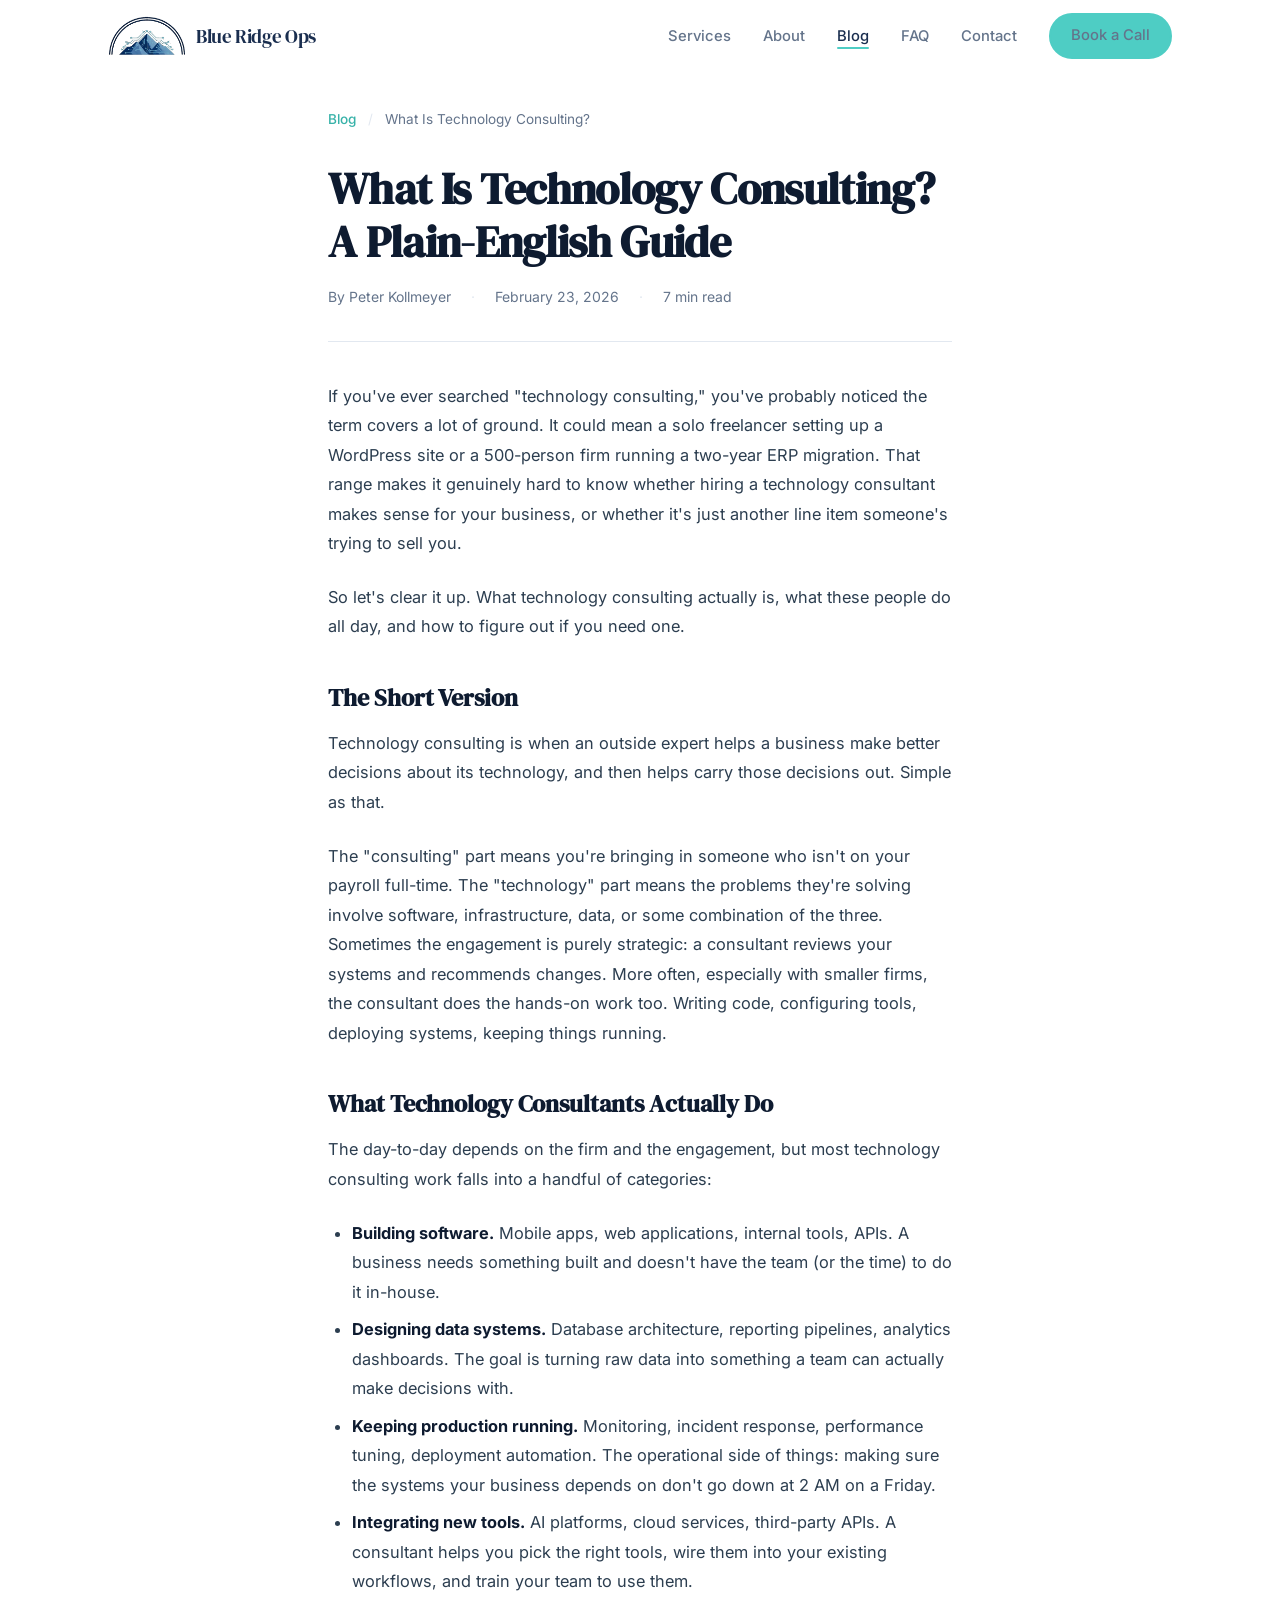
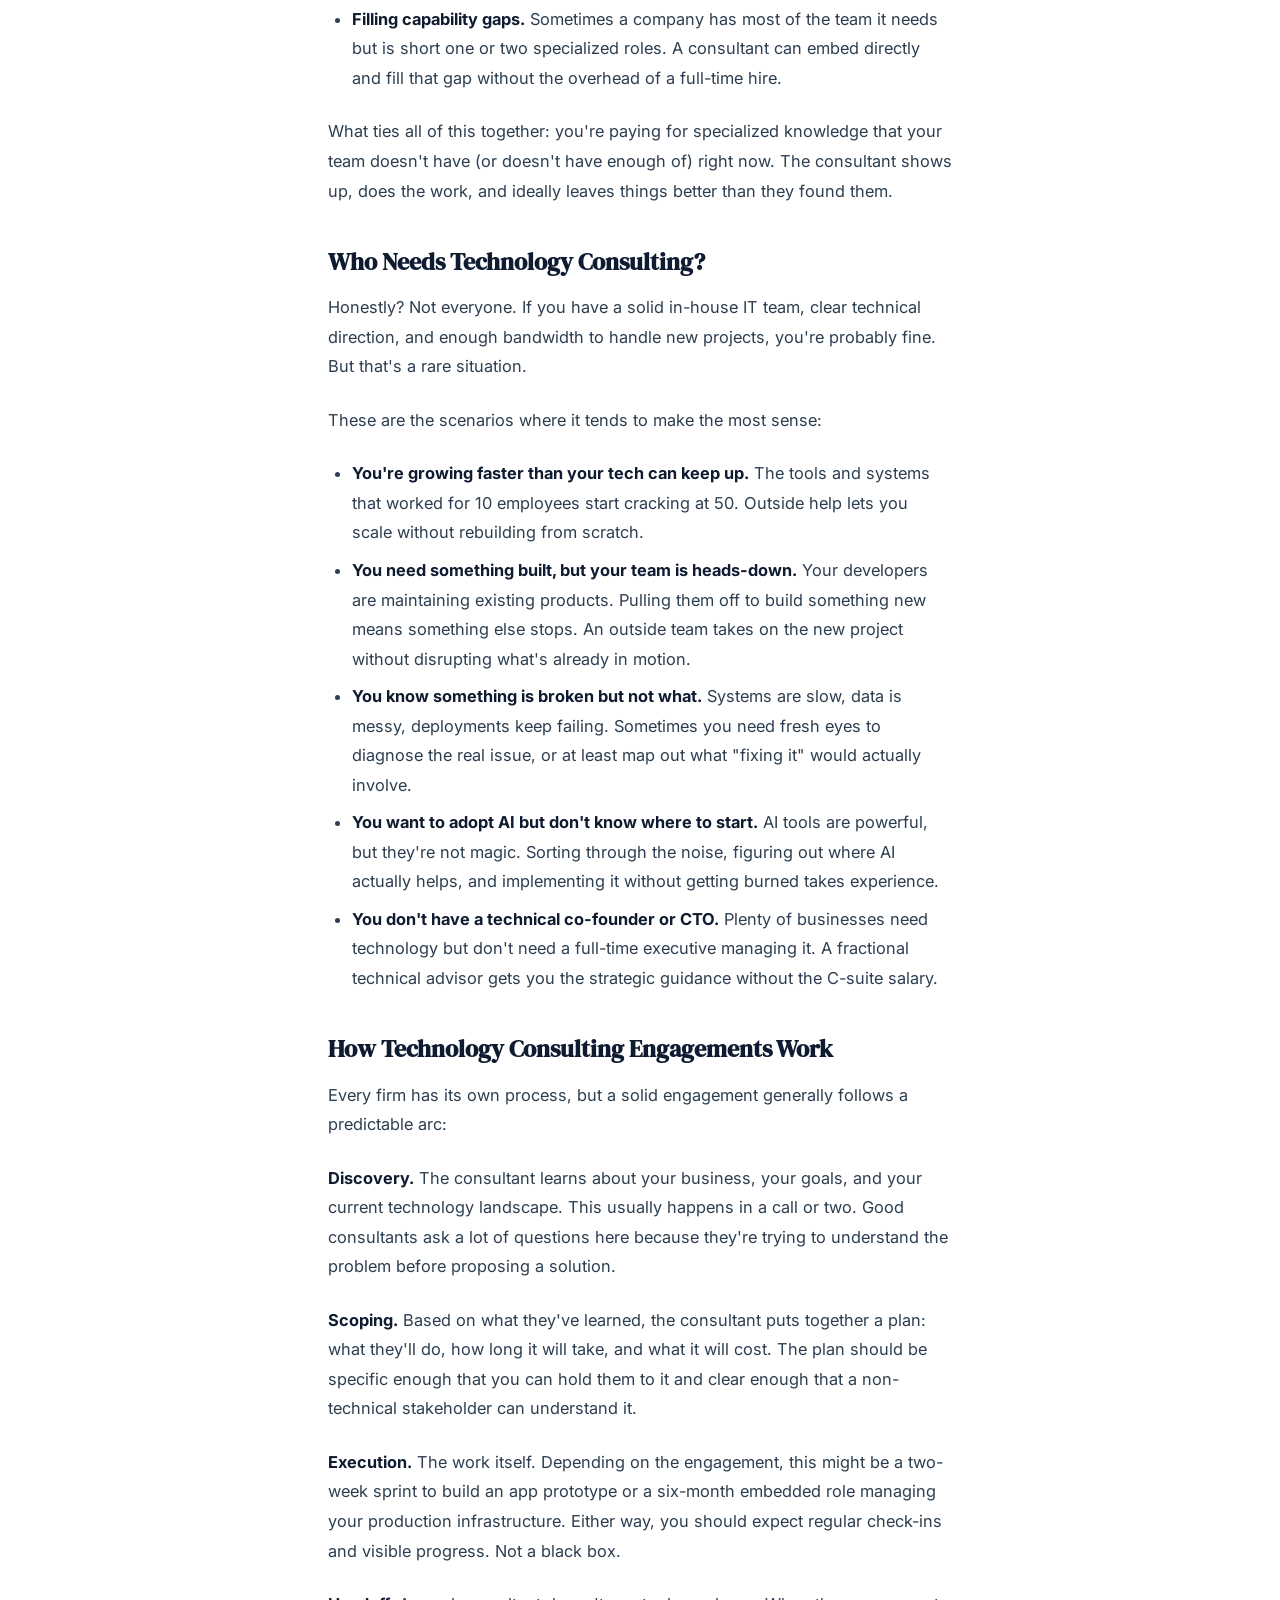
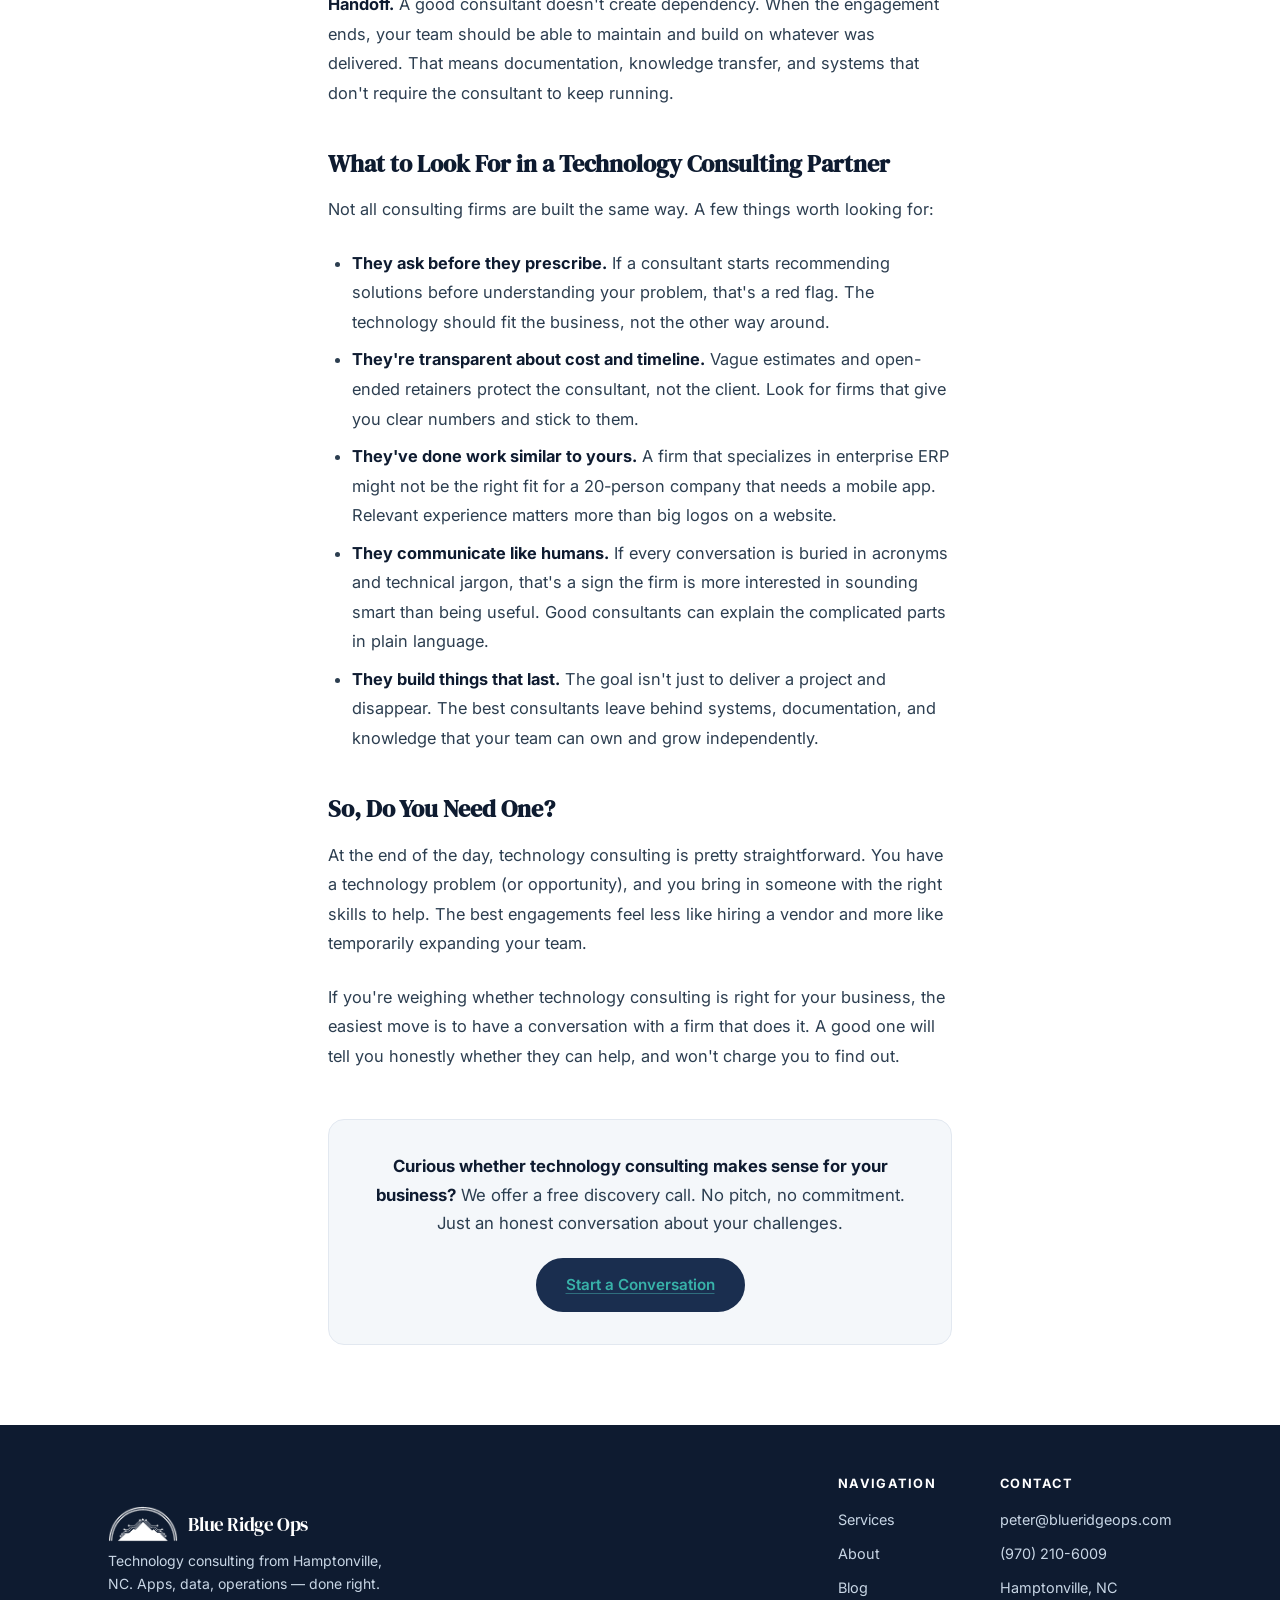
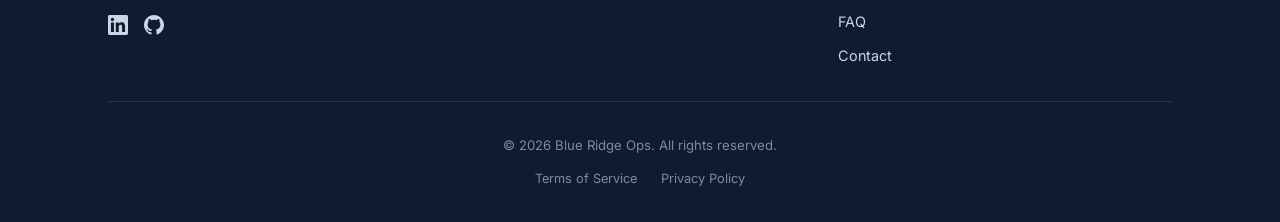
<file: blog/what-is-technology-consulting.html>
<!DOCTYPE html>
<html lang="en">

<head>
  <meta charset="UTF-8">
  <meta name="viewport" content="width=device-width, initial-scale=1.0">
  <title>What Is Technology Consulting? A Plain-English Guide — Blue Ridge Ops</title>
  <meta name="description"
    content="The term gets thrown around a lot. We break down what technology consulting actually looks like, who it's for, and when it makes sense to bring someone in.">
  <link rel="canonical" href="https://www.blueridgeops.com/blog/what-is-technology-consulting.html">
  <meta name="robots" content="index, follow, max-image-preview:large, max-snippet:-1, max-video-preview:-1">

  <!-- Open Graph -->
  <meta property="og:title" content="What Is Technology Consulting? A Plain-English Guide">
  <meta property="og:description"
    content="The term gets thrown around a lot. We break down what technology consulting actually looks like, who it's for, and when it makes sense to bring someone in.">
  <meta property="og:url" content="https://www.blueridgeops.com/blog/what-is-technology-consulting.html">
  <meta property="og:type" content="article">
  <meta property="og:site_name" content="Blue Ridge Ops">
  <meta property="og:locale" content="en_US">
  <meta property="og:image" content="https://www.blueridgeops.com/assets/og-image.png">
  <meta property="og:image:width" content="1200">
  <meta property="og:image:height" content="630">
  <meta property="article:published_time" content="2026-02-23T00:00:00-05:00">
  <meta property="article:author" content="Peter Kollmeyer">

  <!-- Twitter Card -->
  <meta name="twitter:card" content="summary_large_image">
  <meta name="twitter:title" content="What Is Technology Consulting? A Plain-English Guide">
  <meta name="twitter:description"
    content="The term gets thrown around a lot. We break down what technology consulting actually looks like, who it's for, and when it makes sense to bring someone in.">
  <meta name="twitter:image" content="https://www.blueridgeops.com/assets/og-image.png">

  <!-- Favicon -->
  <link rel="icon" type="image/svg+xml" href="/favicon.svg">
  <link rel="icon" type="image/png" sizes="32x32" href="/assets/favicon-32x32.png">
  <link rel="icon" type="image/png" sizes="16x16" href="/assets/favicon-16x16.png">
  <link rel="apple-touch-icon" sizes="180x180" href="/assets/apple-touch-icon.png">
  <meta name="theme-color" content="#1A2E4F">

  <!-- Structured Data — BlogPosting -->
  <script type="application/ld+json">
  {
    "@context": "https://schema.org",
    "@type": "BlogPosting",
    "headline": "What Is Technology Consulting? A Plain-English Guide",
    "description": "The term gets thrown around a lot. We break down what technology consulting actually looks like, who it's for, and when it makes sense to bring someone in.",
    "url": "https://www.blueridgeops.com/blog/what-is-technology-consulting.html",
    "datePublished": "2026-02-23",
    "dateModified": "2026-02-23",
    "wordCount": 1400,
    "author": {
      "@type": "Person",
      "@id": "https://www.blueridgeops.com/#founder",
      "name": "Peter Kollmeyer",
      "jobTitle": "Founder",
      "url": "https://www.blueridgeops.com"
    },
    "publisher": {
      "@type": "Organization",
      "@id": "https://www.blueridgeops.com/#organization",
      "name": "Blue Ridge Ops",
      "url": "https://www.blueridgeops.com"
    },
    "mainEntityOfPage": {
      "@type": "WebPage",
      "@id": "https://www.blueridgeops.com/blog/what-is-technology-consulting.html"
    },
    "isPartOf": {
      "@id": "https://www.blueridgeops.com/#website"
    }
  }
  </script>

  <!-- BreadcrumbList schema -->
  <script type="application/ld+json">
  {
    "@context": "https://schema.org",
    "@type": "BreadcrumbList",
    "itemListElement": [
      {
        "@type": "ListItem",
        "position": 1,
        "name": "Home",
        "item": "https://www.blueridgeops.com"
      },
      {
        "@type": "ListItem",
        "position": 2,
        "name": "Blog",
        "item": "https://www.blueridgeops.com/blog/"
      },
      {
        "@type": "ListItem",
        "position": 3,
        "name": "What Is Technology Consulting? A Plain-English Guide",
        "item": "https://www.blueridgeops.com/blog/what-is-technology-consulting.html"
      }
    ]
  }
  </script>

  <!-- Fonts -->
  <link rel="preconnect" href="https://fonts.googleapis.com">
  <link rel="preconnect" href="https://fonts.gstatic.com" crossorigin>
  <link rel="preload" as="style"
    href="https://fonts.googleapis.com/css2?family=DM+Serif+Display:ital@0;1&family=Inter:wght@400;500;600;700&display=swap">
  <link rel="stylesheet"
    href="https://fonts.googleapis.com/css2?family=DM+Serif+Display:ital@0;1&family=Inter:wght@400;500;600;700&display=swap"
    media="print" onload="this.media='all'">
  <noscript>
    <link rel="stylesheet"
      href="https://fonts.googleapis.com/css2?family=DM+Serif+Display:ital@0;1&family=Inter:wght@400;500;600;700&display=swap">
  </noscript>

  <link rel="stylesheet" href="/styles.css">
</head>

<body>

  <a href="#article" class="skip-link">Skip to article</a>

  <!-- Navigation -->
  <nav class="nav" id="nav">
    <div class="nav-inner">
      <a href="/" class="nav-logo">
        <img src="/BlueRidgeOps.png" alt="Blue Ridge Ops logo" class="nav-logo-img" width="604" height="309">
        <span class="logo-text">Blue Ridge Ops</span>
      </a>
      <button class="nav-toggle" id="nav-toggle" aria-label="Toggle menu" aria-expanded="false">
        <span></span>
        <span></span>
        <span></span>
      </button>
      <ul class="nav-links" id="nav-links">
        <li><a href="/#services">Services</a></li>
        <li><a href="/#about">About</a></li>
        <li><a href="/blog/" class="active">Blog</a></li>
        <li><a href="/#faq">FAQ</a></li>
        <li><a href="/#contact">Contact</a></li>
        <li><a href="/#contact" class="btn btn-sm">Book a Call</a></li>
      </ul>
    </div>
  </nav>

  <!-- Article -->
  <main class="article" id="article" tabindex="-1">

    <nav class="breadcrumb fade-in" aria-label="Breadcrumb">
      <a href="/blog/">Blog</a>
      <span class="separator">/</span>
      <span>What Is Technology Consulting?</span>
    </nav>

    <header class="article-header fade-in">
      <h1>What Is Technology Consulting? A Plain-English Guide</h1>
      <div class="article-meta">
        <span>By Peter Kollmeyer</span>
        <span class="dot">&middot;</span>
        <time datetime="2026-02-23">February 23, 2026</time>
        <span class="dot">&middot;</span>
        <span>7 min read</span>
      </div>
    </header>

    <div class="article-body fade-in">

      <p>If you've ever searched "technology consulting," you've probably noticed the term covers a lot of ground. It could mean a solo freelancer setting up a WordPress site or a 500-person firm running a two-year ERP migration. That range makes it genuinely hard to know whether hiring a technology consultant makes sense for your business, or whether it's just another line item someone's trying to sell you.</p>

      <p>So let's clear it up. What technology consulting actually is, what these people do all day, and how to figure out if you need one.</p>

      <h2>The Short Version</h2>

      <p>Technology consulting is when an outside expert helps a business make better decisions about its technology, and then helps carry those decisions out. Simple as that.</p>

      <p>The "consulting" part means you're bringing in someone who isn't on your payroll full-time. The "technology" part means the problems they're solving involve software, infrastructure, data, or some combination of the three. Sometimes the engagement is purely strategic: a consultant reviews your systems and recommends changes. More often, especially with smaller firms, the consultant does the hands-on work too. Writing code, configuring tools, deploying systems, keeping things running.</p>

      <h2>What Technology Consultants Actually Do</h2>

      <p>The day-to-day depends on the firm and the engagement, but most technology consulting work falls into a handful of categories:</p>

      <ul>
        <li><strong>Building software.</strong> Mobile apps, web applications, internal tools, APIs. A business needs something built and doesn't have the team (or the time) to do it in-house.</li>
        <li><strong>Designing data systems.</strong> Database architecture, reporting pipelines, analytics dashboards. The goal is turning raw data into something a team can actually make decisions with.</li>
        <li><strong>Keeping production running.</strong> Monitoring, incident response, performance tuning, deployment automation. The operational side of things: making sure the systems your business depends on don't go down at 2 AM on a Friday.</li>
        <li><strong>Integrating new tools.</strong> AI platforms, cloud services, third-party APIs. A consultant helps you pick the right tools, wire them into your existing workflows, and train your team to use them.</li>
        <li><strong>Filling capability gaps.</strong> Sometimes a company has most of the team it needs but is short one or two specialized roles. A consultant can embed directly and fill that gap without the overhead of a full-time hire.</li>
      </ul>

      <p>What ties all of this together: you're paying for specialized knowledge that your team doesn't have (or doesn't have enough of) right now. The consultant shows up, does the work, and ideally leaves things better than they found them.</p>

      <h2>Who Needs Technology Consulting?</h2>

      <p>Honestly? Not everyone. If you have a solid in-house IT team, clear technical direction, and enough bandwidth to handle new projects, you're probably fine. But that's a rare situation.</p>

      <p>These are the scenarios where it tends to make the most sense:</p>

      <ul>
        <li><strong>You're growing faster than your tech can keep up.</strong> The tools and systems that worked for 10 employees start cracking at 50. Outside help lets you scale without rebuilding from scratch.</li>
        <li><strong>You need something built, but your team is heads-down.</strong> Your developers are maintaining existing products. Pulling them off to build something new means something else stops. An outside team takes on the new project without disrupting what's already in motion.</li>
        <li><strong>You know something is broken but not what.</strong> Systems are slow, data is messy, deployments keep failing. Sometimes you need fresh eyes to diagnose the real issue, or at least map out what "fixing it" would actually involve.</li>
        <li><strong>You want to adopt AI but don't know where to start.</strong> AI tools are powerful, but they're not magic. Sorting through the noise, figuring out where AI actually helps, and implementing it without getting burned takes experience.</li>
        <li><strong>You don't have a technical co-founder or CTO.</strong> Plenty of businesses need technology but don't need a full-time executive managing it. A fractional technical advisor gets you the strategic guidance without the C-suite salary.</li>
      </ul>

      <h2>How Technology Consulting Engagements Work</h2>

      <p>Every firm has its own process, but a solid engagement generally follows a predictable arc:</p>

      <p><strong>Discovery.</strong> The consultant learns about your business, your goals, and your current technology landscape. This usually happens in a call or two. Good consultants ask a lot of questions here because they're trying to understand the problem before proposing a solution.</p>

      <p><strong>Scoping.</strong> Based on what they've learned, the consultant puts together a plan: what they'll do, how long it will take, and what it will cost. The plan should be specific enough that you can hold them to it and clear enough that a non-technical stakeholder can understand it.</p>

      <p><strong>Execution.</strong> The work itself. Depending on the engagement, this might be a two-week sprint to build an app prototype or a six-month embedded role managing your production infrastructure. Either way, you should expect regular check-ins and visible progress. Not a black box.</p>

      <p><strong>Handoff.</strong> A good consultant doesn't create dependency. When the engagement ends, your team should be able to maintain and build on whatever was delivered. That means documentation, knowledge transfer, and systems that don't require the consultant to keep running.</p>

      <h2>What to Look For in a Technology Consulting Partner</h2>

      <p>Not all consulting firms are built the same way. A few things worth looking for:</p>

      <ul>
        <li><strong>They ask before they prescribe.</strong> If a consultant starts recommending solutions before understanding your problem, that's a red flag. The technology should fit the business, not the other way around.</li>
        <li><strong>They're transparent about cost and timeline.</strong> Vague estimates and open-ended retainers protect the consultant, not the client. Look for firms that give you clear numbers and stick to them.</li>
        <li><strong>They've done work similar to yours.</strong> A firm that specializes in enterprise ERP might not be the right fit for a 20-person company that needs a mobile app. Relevant experience matters more than big logos on a website.</li>
        <li><strong>They communicate like humans.</strong> If every conversation is buried in acronyms and technical jargon, that's a sign the firm is more interested in sounding smart than being useful. Good consultants can explain the complicated parts in plain language.</li>
        <li><strong>They build things that last.</strong> The goal isn't just to deliver a project and disappear. The best consultants leave behind systems, documentation, and knowledge that your team can own and grow independently.</li>
      </ul>

      <h2>So, Do You Need One?</h2>

      <p>At the end of the day, technology consulting is pretty straightforward. You have a technology problem (or opportunity), and you bring in someone with the right skills to help. The best engagements feel less like hiring a vendor and more like temporarily expanding your team.</p>

      <p>If you're weighing whether technology consulting is right for your business, the easiest move is to have a conversation with a firm that does it. A good one will tell you honestly whether they can help, and won't charge you to find out.</p>

      <div class="article-cta">
        <p><strong>Curious whether technology consulting makes sense for your business?</strong> We offer a free discovery call. No pitch, no commitment. Just an honest conversation about your challenges.</p>
        <a href="/#contact" class="btn btn-primary">Start a Conversation</a>
      </div>

    </div>
  </main>

  <!-- Footer -->
  <footer class="footer">
    <div class="container">
      <div class="footer-inner">
        <div class="footer-brand">
          <a href="/" class="nav-logo">
            <img src="/BlueRidgeOps.png" alt="Blue Ridge Ops logo" class="nav-logo-img" width="604" height="309">
            <span class="logo-text">Blue Ridge Ops</span>
          </a>
          <p class="footer-tagline">Technology consulting from Hamptonville, NC. Apps, data, operations — done right.</p>
          <div class="footer-social">
            <a href="https://www.linkedin.com/company/blueridgeops" target="_blank" rel="noopener noreferrer"
              aria-label="LinkedIn">
              <svg width="20" height="20" viewBox="0 0 24 24" fill="currentColor">
                <path
                  d="M20.447 20.452h-3.554v-5.569c0-1.328-.027-3.037-1.852-3.037-1.853 0-2.136 1.445-2.136 2.939v5.667H9.351V9h3.414v1.561h.046c.477-.9 1.637-1.85 3.37-1.85 3.601 0 4.267 2.37 4.267 5.455v6.286zM5.337 7.433a2.062 2.062 0 0 1-2.063-2.065 2.064 2.064 0 1 1 2.063 2.065zm1.782 13.019H3.555V9h3.564v11.452zM22.225 0H1.771C.792 0 0 .774 0 1.729v20.542C0 23.227.792 24 1.771 24h20.451C23.2 24 24 23.227 24 22.271V1.729C24 .774 23.2 0 22.222 0h.003z" />
              </svg>
            </a>
            <a href="https://github.com/blue-ridge-ops" target="_blank" rel="noopener noreferrer" aria-label="GitHub">
              <svg width="20" height="20" viewBox="0 0 24 24" fill="currentColor">
                <path
                  d="M12 0C5.374 0 0 5.373 0 12c0 5.302 3.438 9.8 8.207 11.387.599.111.793-.261.793-.577v-2.234c-3.338.726-4.033-1.416-4.033-1.416-.546-1.387-1.333-1.756-1.333-1.756-1.089-.745.083-.729.083-.729 1.205.084 1.839 1.237 1.839 1.237 1.07 1.834 2.807 1.304 3.492.997.107-.775.418-1.305.762-1.604-2.665-.305-5.467-1.334-5.467-5.931 0-1.311.469-2.381 1.236-3.221-.124-.303-.535-1.524.117-3.176 0 0 1.008-.322 3.301 1.23A11.509 11.509 0 0 1 12 5.803c1.02.005 2.047.138 3.006.404 2.291-1.552 3.297-1.23 3.297-1.23.653 1.653.242 2.874.118 3.176.77.84 1.235 1.911 1.235 3.221 0 4.609-2.807 5.624-5.479 5.921.43.372.823 1.102.823 2.222v3.293c0 .319.192.694.801.576C20.566 21.797 24 17.3 24 12c0-6.627-5.373-12-12-12z" />
              </svg>
            </a>
          </div>
        </div>
        <div class="footer-nav">
          <div class="footer-links">
            <h5>Navigation</h5>
            <a href="/#services">Services</a>
            <a href="/#about">About</a>
            <a href="/blog/">Blog</a>
            <a href="/#faq">FAQ</a>
            <a href="/#contact">Contact</a>
          </div>
          <div class="footer-contact">
            <h5>Contact</h5>
            <a href="mailto:peter@blueridgeops.com">peter@blueridgeops.com</a>
            <a href="tel:+19702106009">(970) 210-6009</a>
            <span>Hamptonville, NC</span>
          </div>
        </div>
      </div>
      <div class="footer-bottom">
        <p>&copy; <span id="year"></span> Blue Ridge Ops. All rights reserved.</p>
        <div class="footer-legal">
          <a href="/terms.html">Terms of Service</a>
          <a href="/privacy.html">Privacy Policy</a>
        </div>
      </div>
    </div>
  </footer>

  <button id="back-to-top" aria-label="Back to top">
    <svg width="20" height="20" viewBox="0 0 24 24" fill="none" stroke="currentColor" stroke-width="2.5"
      stroke-linecap="round" stroke-linejoin="round">
      <path d="M18 15l-6-6-6 6" />
    </svg>
  </button>

  <script src="/script.js" defer></script>
</body>

</html>
</file>
<file: styles.css>
/* ============================================
   Blue Ridge Ops — Styles
   ============================================ */

/* --- Design Tokens --- */
:root {
  --primary: #1A2E4F;
  --primary-light: #4A80B5;
  --primary-dark: #0E1B30;
  --accent: #4ECDC4;
  --accent-light: #7EDDD6;
  --accent-dark: #38B2A9;
  --blue-mid: #5B8EC2;
  --bg: #FFFFFF;
  --bg-alt: #F4F7FA;
  --bg-dark: #0E1B30;
  --text: #2C3E50;
  --text-light: #64748B;
  --text-on-dark: #C8D6E5;
  --border: #E2E8F0;
  --radius: 16px;
  --radius-sm: 10px;
  --radius-pill: 100px;
  --shadow-sm: 0 1px 3px rgba(15, 33, 55, 0.06);
  --shadow-md: 0 4px 16px rgba(15, 33, 55, 0.08);
  --shadow-lg: 0 8px 32px rgba(15, 33, 55, 0.1);
  --font-display: 'DM Serif Display', Georgia, serif;
  --font-body: 'Inter', -apple-system, BlinkMacSystemFont, sans-serif;
  --max-width: 1160px;
}

/* --- Reset & Base --- */
*, *::before, *::after {
  margin: 0;
  padding: 0;
  box-sizing: border-box;
}

html {
  scroll-behavior: smooth;
  scroll-padding-top: 80px;
}

body {
  font-family: var(--font-body);
  color: var(--text);
  background: var(--bg);
  line-height: 1.7;
  font-size: 16px;
  -webkit-font-smoothing: antialiased;
  -moz-osx-font-smoothing: grayscale;
}

a {
  color: inherit;
  text-decoration: none;
}

img {
  max-width: 100%;
  display: block;
}

/* --- Accessibility --- */
.skip-link {
  position: absolute;
  top: -100%;
  left: 1rem;
  background: var(--primary);
  color: #fff;
  padding: 0.5rem 1rem;
  border-radius: var(--radius-sm);
  font-size: 0.875rem;
  font-weight: 600;
  z-index: 1001;
  transition: top 0.2s ease;
}

.skip-link:focus {
  top: 0.5rem;
}

*:focus-visible {
  outline: 3px solid var(--accent);
  outline-offset: 3px;
}

.btn:focus-visible {
  outline-offset: 4px;
}

.form-group input:focus-visible,
.form-group textarea:focus-visible {
  outline: none;
  border-color: var(--primary-light);
  box-shadow: 0 0 0 3px rgba(78, 205, 196, 0.25);
}

/* --- Utilities --- */
.container {
  max-width: var(--max-width);
  margin: 0 auto;
  padding: 0 clamp(1.25rem, 5vw, 3rem);
}

/* --- Animation --- */
.fade-in {
  opacity: 0;
  transform: translateY(24px);
  transition: opacity 0.7s ease, transform 0.7s ease;
}

.fade-in.visible {
  opacity: 1;
  transform: translateY(0);
}

/* --- Navigation --- */
.nav {
  position: fixed;
  top: 0;
  left: 0;
  right: 0;
  z-index: 1000;
  background: rgba(255, 255, 255, 0.92);
  backdrop-filter: blur(12px);
  -webkit-backdrop-filter: blur(12px);
  border-bottom: 1px solid transparent;
  transition: border-color 0.3s ease, box-shadow 0.3s ease;
}

.nav.scrolled {
  border-bottom-color: var(--border);
  box-shadow: var(--shadow-sm);
}

.nav-inner {
  max-width: var(--max-width);
  margin: 0 auto;
  padding: 0 clamp(1.25rem, 5vw, 3rem);
  display: flex;
  align-items: center;
  justify-content: space-between;
  height: 72px;
}

.nav-logo {
  display: flex;
  align-items: center;
  gap: 10px;
  font-family: var(--font-display);
  font-size: 1.2rem;
  color: var(--primary);
}

.nav-logo-img {
  height: 40px;
  width: auto;
  object-fit: contain;
}

.logo-text {
  letter-spacing: -0.02em;
}

.nav-links {
  display: flex;
  align-items: center;
  gap: 2rem;
  list-style: none;
}

.nav-links a {
  font-size: 0.925rem;
  font-weight: 500;
  color: var(--text-light);
  transition: color 0.2s ease;
  position: relative;
}

.nav-links a:not(.btn):hover {
  color: var(--primary);
}

.nav-links a:not(.btn)::after {
  content: '';
  position: absolute;
  bottom: -4px;
  left: 0;
  width: 0;
  height: 2px;
  background: var(--accent);
  transition: width 0.3s ease;
  border-radius: 1px;
}

.nav-links a:not(.btn):hover::after,
.nav-links a:not(.btn).active::after {
  width: 100%;
}

.nav-links a:not(.btn).active {
  color: var(--primary);
}

/* Hamburger */
.nav-toggle {
  display: none;
  flex-direction: column;
  gap: 5px;
  background: none;
  border: none;
  cursor: pointer;
  padding: 4px;
}

.nav-toggle span {
  display: block;
  width: 24px;
  height: 2px;
  background: var(--primary);
  border-radius: 2px;
  transition: transform 0.3s ease, opacity 0.3s ease;
}

.nav-toggle.active span:nth-child(1) {
  transform: rotate(45deg) translate(5px, 5px);
}

.nav-toggle.active span:nth-child(2) {
  opacity: 0;
}

.nav-toggle.active span:nth-child(3) {
  transform: rotate(-45deg) translate(5px, -5px);
}

/* --- Buttons --- */
.btn {
  display: inline-flex;
  align-items: center;
  justify-content: center;
  font-family: var(--font-body);
  font-weight: 600;
  font-size: 0.95rem;
  padding: 0.75rem 1.75rem;
  border-radius: var(--radius-pill);
  border: 2px solid transparent;
  cursor: pointer;
  transition: all 0.25s ease;
  white-space: nowrap;
}

.btn-primary {
  background: var(--primary);
  color: #fff;
  border-color: var(--primary);
}

.btn-primary:hover {
  background: var(--primary-dark);
  border-color: var(--primary-dark);
  transform: translateY(-2px);
  box-shadow: 0 6px 16px rgba(14, 27, 48, 0.25);
}

.btn-outline {
  background: transparent;
  color: var(--primary);
  border-color: var(--border);
}

.btn-outline:hover {
  border-color: var(--primary);
  background: var(--bg-alt);
  transform: translateY(-2px);
}

.btn-sm {
  padding: 0.5rem 1.25rem;
  font-size: 0.875rem;
  background: var(--accent);
  color: var(--primary-dark);
  border-color: var(--accent);
  font-weight: 700;
}

.btn-sm:hover {
  background: var(--accent-dark);
  border-color: var(--accent-dark);
  color: #fff;
}

.btn-block {
  width: 100%;
}

/* --- Hero --- */
.hero {
  padding: clamp(7rem, 16vh, 10rem) 0 clamp(4rem, 10vh, 7rem);
  background: linear-gradient(175deg, var(--bg) 60%, var(--bg-alt) 100%);
}

.hero-grid {
  display: grid;
  grid-template-columns: 1.15fr 0.85fr;
  gap: 4rem;
  align-items: center;
}

.hero-content h1 {
  font-family: var(--font-display);
  font-size: clamp(2.5rem, 5.5vw, 4rem);
  line-height: 1.15;
  color: var(--primary-dark);
  margin-bottom: 1.25rem;
  letter-spacing: -0.02em;
}

.hero-content h1 em {
  color: var(--accent);
  font-style: italic;
}

.hero-sub {
  font-size: clamp(1rem, 1.8vw, 1.15rem);
  color: var(--text-light);
  max-width: 520px;
  margin-bottom: 2rem;
  line-height: 1.75;
}

.hero-actions {
  display: flex;
  gap: 1rem;
  margin-bottom: 3rem;
  flex-wrap: wrap;
}

/* Badge */
.badge {
  display: inline-flex;
  align-items: center;
  gap: 8px;
  padding: 6px 16px;
  background: rgba(78, 205, 196, 0.1);
  border: 1px solid rgba(78, 205, 196, 0.25);
  border-radius: var(--radius-pill);
  font-size: 0.825rem;
  font-weight: 600;
  color: var(--accent-dark);
  margin-bottom: 1.5rem;
}

.badge-dot {
  width: 8px;
  height: 8px;
  background: var(--accent);
  border-radius: 50%;
  animation: pulse 2s infinite;
}

@keyframes pulse {
  0%, 100% { opacity: 1; }
  50% { opacity: 0.4; }
}

/* Hero Stats */
.hero-stats {
  display: flex;
  align-items: center;
  gap: 2rem;
}

.stat-value {
  display: block;
  font-family: var(--font-display);
  font-size: 1.5rem;
  color: var(--primary);
}

.stat-label {
  display: block;
  font-size: 0.8rem;
  color: var(--text-light);
  margin-top: 2px;
}

.stat-divider {
  width: 1px;
  height: 40px;
  background: var(--border);
}

/* Hero Visual Card */
.hero-visual {
  display: flex;
  justify-content: center;
}

.hero-card {
  background: var(--bg);
  border: 1px solid var(--border);
  border-radius: var(--radius);
  padding: 1.75rem;
  box-shadow: var(--shadow-lg);
  width: 100%;
  max-width: 340px;
}

.hero-card-header {
  display: flex;
  align-items: center;
  gap: 8px;
  font-size: 0.9rem;
  font-weight: 600;
  color: var(--primary);
  margin-bottom: 1.25rem;
}

.hero-card-header svg {
  color: var(--accent);
}

.hero-card-metric {
  margin-bottom: 1.5rem;
}

.metric-value {
  display: block;
  font-family: var(--font-display);
  font-size: 2.25rem;
  color: var(--primary-dark);
  line-height: 1;
}

.metric-label {
  font-size: 0.825rem;
  color: var(--text-light);
  margin-top: 4px;
}

.hero-card-bars {
  display: flex;
  align-items: flex-end;
  gap: 8px;
  height: 80px;
}

.bar {
  flex: 1;
  height: var(--h);
  background: var(--primary-light);
  border-radius: 4px 4px 0 0;
  opacity: 0.25;
  transition: opacity 0.3s ease;
}

.bar:nth-child(even) { opacity: 0.4; }
.bar:nth-child(odd) { opacity: 0.2; }
.bar.bar-accent {
  background: linear-gradient(180deg, var(--accent), var(--blue-mid));
  opacity: 1;
}

/* --- Sections --- */
.section {
  padding: clamp(4rem, 10vw, 7rem) 0;
}

.section-alt {
  background: var(--bg-alt);
}

.section-label {
  display: inline-block;
  font-size: 0.8rem;
  font-weight: 700;
  text-transform: uppercase;
  letter-spacing: 0.12em;
  color: var(--accent);
  margin-bottom: 1rem;
}

.section-title {
  font-family: var(--font-display);
  font-size: clamp(2rem, 4vw, 2.75rem);
  color: var(--primary-dark);
  line-height: 1.2;
  margin-bottom: 1rem;
  letter-spacing: -0.015em;
}

.section-title em {
  color: var(--accent);
  font-style: italic;
}

.section-sub {
  font-size: 1.05rem;
  color: var(--text-light);
  max-width: 560px;
  margin-bottom: 3rem;
  line-height: 1.75;
}

/* --- Services Grid --- */
.services-grid {
  display: grid;
  grid-template-columns: repeat(3, 1fr);
  gap: 2rem;
}

.service-card {
  background: var(--bg);
  border: 1px solid var(--border);
  border-radius: var(--radius);
  padding: 2rem;
  transition: transform 0.3s ease, box-shadow 0.3s ease, border-color 0.3s ease;
  position: relative;
  overflow: hidden;
}

.service-card::before {
  content: '';
  position: absolute;
  top: 0;
  left: 0;
  right: 0;
  height: 3px;
  background: linear-gradient(90deg, var(--accent), var(--blue-mid));
  opacity: 0;
  transition: opacity 0.3s ease;
}

.service-card:hover {
  transform: translateY(-4px);
  box-shadow: var(--shadow-lg);
  border-color: transparent;
}

.service-card:hover::before {
  opacity: 1;
}

.service-icon {
  width: 52px;
  height: 52px;
  display: flex;
  align-items: center;
  justify-content: center;
  background: rgba(27, 58, 92, 0.06);
  border-radius: 14px;
  color: var(--primary);
  margin-bottom: 1.25rem;
}

.service-card h3 {
  font-family: var(--font-display);
  font-size: 1.25rem;
  color: var(--primary-dark);
  margin-bottom: 0.75rem;
  line-height: 1.35;
}

.service-card p {
  font-size: 0.925rem;
  color: var(--text-light);
  line-height: 1.7;
  margin-bottom: 1.25rem;
}

.service-tag {
  display: inline-block;
  font-size: 0.75rem;
  font-weight: 600;
  text-transform: uppercase;
  letter-spacing: 0.08em;
  color: var(--accent-dark);
  background: rgba(78, 205, 196, 0.12);
  padding: 4px 12px;
  border-radius: var(--radius-pill);
}

.service-card-cta {
  background: linear-gradient(145deg, var(--bg-alt), var(--bg));
  border-style: dashed;
  display: flex;
  flex-direction: column;
}

.service-card-cta p {
  flex: 1;
}

.service-card-cta .btn {
  align-self: flex-start;
}

/* --- About --- */
.about-grid {
  display: grid;
  grid-template-columns: 1.2fr 0.8fr;
  gap: 4rem;
  align-items: center;
}

.about-content p {
  font-size: 1.05rem;
  color: var(--text-light);
  line-height: 1.75;
  margin-bottom: 2rem;
}

.about-list {
  list-style: none;
  display: flex;
  flex-direction: column;
  gap: 1rem;
}

.about-list li {
  display: flex;
  align-items: flex-start;
  gap: 12px;
  font-size: 0.95rem;
  line-height: 1.6;
}

.about-list li svg {
  flex-shrink: 0;
  margin-top: 3px;
}

.about-card {
  background: var(--bg);
  border: 1px solid var(--border);
  border-radius: var(--radius);
  padding: 2.5rem 2rem;
  text-align: center;
  box-shadow: var(--shadow-md);
}

.about-card-icon {
  width: 64px;
  height: 64px;
  display: flex;
  align-items: center;
  justify-content: center;
  background: rgba(27, 58, 92, 0.06);
  border-radius: 50%;
  margin: 0 auto 1.25rem;
}

.about-card h4 {
  font-family: var(--font-display);
  font-size: 1.35rem;
  color: var(--primary-dark);
  margin-bottom: 0.75rem;
}

.about-card p {
  font-size: 0.925rem;
  color: var(--text-light);
  line-height: 1.7;
  margin-bottom: 1.75rem;
}

/* --- Process --- */
.process-grid {
  display: grid;
  grid-template-columns: repeat(4, 1fr);
  gap: 2rem;
}

.process-step {
  text-align: center;
  position: relative;
}

.process-number {
  width: 48px;
  height: 48px;
  border-radius: 50%;
  background: var(--primary);
  color: #fff;
  font-family: var(--font-display);
  font-size: 1.25rem;
  display: flex;
  align-items: center;
  justify-content: center;
  margin: 0 auto 1.25rem;
}

.process-step h3 {
  font-family: var(--font-display);
  font-size: 1.2rem;
  color: var(--primary-dark);
  margin-bottom: 0.75rem;
}

.process-step p {
  font-size: 0.925rem;
  color: var(--text-light);
  line-height: 1.7;
}

/* --- FAQ --- */
.faq-grid {
  max-width: 740px;
  display: flex;
  flex-direction: column;
  gap: 1rem;
}

.faq-item {
  background: var(--bg);
  border: 1px solid var(--border);
  border-radius: var(--radius-sm);
  overflow: hidden;
  transition: border-color 0.2s ease;
}

.faq-item[open] {
  border-color: var(--accent);
}

.faq-item summary {
  padding: 1.25rem 1.5rem;
  font-weight: 600;
  font-size: 1rem;
  color: var(--primary-dark);
  cursor: pointer;
  list-style: none;
  display: flex;
  align-items: center;
  justify-content: space-between;
  gap: 1rem;
  transition: color 0.2s ease;
}

.faq-item summary::-webkit-details-marker {
  display: none;
}

.faq-item summary::after {
  content: '+';
  font-size: 1.4rem;
  font-weight: 300;
  color: var(--accent);
  flex-shrink: 0;
  transition: transform 0.3s ease;
}

.faq-item[open] summary::after {
  transform: rotate(45deg);
}

.faq-item summary:hover {
  color: var(--accent-dark);
}

.faq-item p {
  padding: 0 1.5rem 1.25rem;
  font-size: 0.95rem;
  color: var(--text-light);
  line-height: 1.75;
}

/* --- Contact --- */
.contact-grid {
  display: grid;
  grid-template-columns: 1fr 1fr;
  gap: 4rem;
  align-items: start;
}

.contact-info p {
  font-size: 1.05rem;
  color: var(--text-light);
  line-height: 1.75;
  margin-bottom: 2rem;
  max-width: 400px;
}

.contact-details {
  display: flex;
  flex-direction: column;
  gap: 1rem;
}

.contact-item {
  display: flex;
  align-items: center;
  gap: 12px;
  font-size: 0.95rem;
}

.contact-item a {
  color: var(--text);
  transition: color 0.2s ease;
}

.contact-item a:hover {
  color: var(--accent);
}

.contact-form {
  background: var(--bg-alt);
  border: 1px solid var(--border);
  border-radius: var(--radius);
  padding: 2.5rem;
}

.form-group {
  margin-bottom: 1.5rem;
}

.form-group label {
  display: block;
  font-size: 0.875rem;
  font-weight: 600;
  color: var(--primary-dark);
  margin-bottom: 0.5rem;
}

.form-group input,
.form-group textarea {
  width: 100%;
  padding: 0.75rem 1rem;
  font-family: var(--font-body);
  font-size: 0.95rem;
  border: 1px solid var(--border);
  border-radius: var(--radius-sm);
  background: var(--bg);
  color: var(--text);
  transition: border-color 0.2s ease, box-shadow 0.2s ease;
  outline: none;
}

.form-group input:focus,
.form-group textarea:focus {
  border-color: var(--primary-light);
  box-shadow: 0 0 0 3px rgba(45, 95, 138, 0.1);
}

.form-group input::placeholder,
.form-group textarea::placeholder {
  color: var(--text-light);
}

.form-group input:invalid:not(:placeholder-shown),
.form-group textarea:invalid:not(:placeholder-shown) {
  border-color: #EF4444;
}

.form-group input:invalid:not(:placeholder-shown):focus,
.form-group textarea:invalid:not(:placeholder-shown):focus {
  box-shadow: 0 0 0 3px rgba(239, 68, 68, 0.15);
}

.form-group textarea {
  resize: vertical;
  min-height: 120px;
}

.label-optional {
  font-weight: 400;
  color: var(--text-light);
  font-size: 0.8rem;
}

.form-group-checkbox {
  margin-bottom: 1.5rem;
}

.checkbox-label {
  display: flex;
  align-items: flex-start;
  gap: 0.625rem;
  font-size: 0.825rem;
  color: var(--text-light);
  line-height: 1.5;
  cursor: pointer;
}

.checkbox-label input[type="checkbox"] {
  margin-top: 0.2rem;
  flex-shrink: 0;
  width: 1rem;
  height: 1rem;
  accent-color: var(--primary);
  cursor: pointer;
}

.checkbox-label a {
  color: var(--primary-light);
  text-decoration: underline;
}

.form-honey {
  position: absolute;
  left: -9999px;
  top: -9999px;
  opacity: 0;
  height: 0;
  overflow: hidden;
  pointer-events: none;
}

.form-group-checkbox {
  margin-bottom: 1rem;
}

.checkbox-label {
  display: flex;
  align-items: flex-start;
  gap: 0.6rem;
  font-size: 0.8rem;
  color: var(--text-light);
  line-height: 1.5;
  cursor: pointer;
}

.checkbox-label input[type="checkbox"] {
  margin-top: 0.2rem;
  flex-shrink: 0;
  width: 1rem;
  height: 1rem;
  accent-color: var(--primary);
  cursor: pointer;
}

.form-note {
  font-size: 0.825rem;
  color: var(--text-light);
  text-align: center;
  margin-top: 1rem;
}

.form-note a {
  color: var(--primary-light);
  text-decoration: underline;
}

.form-status {
  text-align: center;
  font-size: 0.9rem;
  font-weight: 600;
  margin-top: 0.75rem;
  padding: 0.5rem;
  border-radius: var(--radius-sm);
}

.form-status.success {
  color: #059669;
  background: rgba(5, 150, 105, 0.08);
}

.form-status.error {
  color: #DC2626;
  background: rgba(220, 38, 38, 0.08);
}

/* --- Partners --- */
.partners {
  padding: 2.5rem 0;
  border-top: 1px solid var(--border);
  border-bottom: 1px solid var(--border);
  background: var(--bg-alt);
  text-align: center;
}

.partners-label {
  display: block;
  font-size: 0.75rem;
  font-weight: 700;
  text-transform: uppercase;
  letter-spacing: 0.15em;
  color: var(--text-light);
  margin-bottom: 1.25rem;
}

.partners-logos {
  display: flex;
  align-items: center;
  justify-content: center;
  gap: 3rem;
  flex-wrap: wrap;
}

.partner-link {
  display: inline-flex;
  align-items: center;
  opacity: 0.7;
  transition: opacity 0.3s ease;
}

.partner-link:hover {
  opacity: 1;
}

.partner-logo {
  height: 32px;
  width: auto;
}

/* --- Footer --- */
.footer {
  background: var(--bg-dark);
  padding: 3rem 0 2rem;
  color: var(--text-on-dark);
}

.footer-inner {
  display: flex;
  justify-content: space-between;
  align-items: center;
  padding-bottom: 2rem;
  border-bottom: 1px solid rgba(255, 255, 255, 0.1);
}

.footer .nav-logo {
  color: #fff;
}

.footer .nav-logo-img {
  height: 36px;
  filter: brightness(0) invert(1);
}

.footer-tagline {
  font-size: 0.875rem;
  color: var(--text-on-dark);
  margin-top: 0.5rem;
  max-width: 300px;
  line-height: 1.6;
}

.footer-social {
  display: flex;
  gap: 1rem;
  margin-top: 1.25rem;
}

.footer-social a {
  color: var(--text-on-dark);
  transition: color 0.2s ease;
}

.footer-social a:hover {
  color: var(--accent);
}

.footer-social svg {
  display: block;
}

.footer-nav {
  display: flex;
  gap: 4rem;
}

.footer-links,
.footer-contact {
  display: flex;
  flex-direction: column;
  gap: 0.6rem;
}

.footer-links h5,
.footer-contact h5 {
  font-size: 0.8rem;
  font-weight: 700;
  text-transform: uppercase;
  letter-spacing: 0.1em;
  color: #fff;
  margin-bottom: 0.25rem;
}

.footer-links a,
.footer-contact a,
.footer-contact span {
  font-size: 0.9rem;
  color: var(--text-on-dark);
  transition: color 0.2s ease;
}

.footer-links a:hover,
.footer-contact a:hover {
  color: var(--accent);
}

.footer-bottom {
  text-align: center;
  padding-top: 2rem;
}

.footer-bottom p {
  font-size: 0.825rem;
  color: rgba(203, 213, 225, 0.6);
}

/* ============================================
   Responsive
   ============================================ */

@media (max-width: 1100px) {
  .services-grid {
    grid-template-columns: repeat(2, 1fr);
  }

  .process-grid {
    grid-template-columns: repeat(2, 1fr);
    gap: 2.5rem;
  }
}

@media (max-width: 900px) {
  .hero-grid {
    grid-template-columns: 1fr;
    text-align: center;
    gap: 3rem;
  }

  .hero-sub {
    margin-left: auto;
    margin-right: auto;
  }

  .hero-actions {
    justify-content: center;
  }

  .hero-stats {
    justify-content: center;
  }

  .about-grid {
    grid-template-columns: 1fr;
    gap: 2.5rem;
  }

  .contact-grid {
    grid-template-columns: 1fr;
    gap: 2.5rem;
  }

  .footer-inner {
    flex-direction: column;
    gap: 2.5rem;
    text-align: center;
  }

  .footer-tagline {
    margin-left: auto;
    margin-right: auto;
  }

  .footer-social {
    justify-content: center;
  }

  .footer-nav {
    gap: 3rem;
    justify-content: center;
  }
}

@media (max-width: 640px) {
  .nav-toggle {
    display: flex;
  }

  .nav-links {
    position: fixed;
    top: 72px;
    left: 0;
    right: 0;
    background: rgba(255, 255, 255, 0.98);
    backdrop-filter: blur(12px);
    -webkit-backdrop-filter: blur(12px);
    flex-direction: column;
    padding: 2rem;
    gap: 1.25rem;
    border-bottom: 1px solid var(--border);
    transform: translateY(-100%);
    opacity: 0;
    pointer-events: none;
    transition: transform 0.35s ease, opacity 0.35s ease;
  }

  .nav-links.open {
    transform: translateY(0);
    opacity: 1;
    pointer-events: auto;
  }

  .services-grid {
    grid-template-columns: 1fr;
  }

  .process-grid {
    grid-template-columns: 1fr;
    gap: 2rem;
  }

  .hero-stats {
    flex-direction: column;
    gap: 1.25rem;
  }

  .stat-divider {
    width: 40px;
    height: 1px;
  }

  .contact-form {
    padding: 1.5rem;
  }

  .footer-nav {
    flex-direction: column;
    gap: 2rem;
  }
}

/* --- Back to Top --- */
#back-to-top {
  position: fixed;
  bottom: 2rem;
  right: 2rem;
  width: 48px;
  height: 48px;
  border-radius: 50%;
  background: var(--primary);
  color: #fff;
  border: none;
  cursor: pointer;
  display: flex;
  align-items: center;
  justify-content: center;
  opacity: 0;
  pointer-events: none;
  transition: opacity 0.3s ease, transform 0.3s ease, background 0.2s ease;
  box-shadow: var(--shadow-md);
  z-index: 900;
}

#back-to-top.visible {
  opacity: 1;
  pointer-events: auto;
}

#back-to-top:hover {
  background: var(--primary-dark);
  transform: translateY(-2px);
}

/* ============================================
   Blog
   ============================================ */

/* --- Blog Listing Grid --- */
.blog-hero {
  padding: clamp(7rem, 14vh, 9rem) 0 clamp(2rem, 5vh, 3rem);
  background: linear-gradient(175deg, var(--bg) 60%, var(--bg-alt) 100%);
}

.blog-hero .section-sub {
  max-width: 520px;
}

.blog-grid {
  display: grid;
  grid-template-columns: repeat(auto-fill, minmax(340px, 1fr));
  gap: 2rem;
}

.blog-card {
  background: var(--bg);
  border: 1px solid var(--border);
  border-radius: var(--radius);
  padding: 2rem;
  transition: transform 0.3s ease, box-shadow 0.3s ease, border-color 0.3s ease;
  position: relative;
  overflow: hidden;
  display: flex;
  flex-direction: column;
}

.blog-card::before {
  content: '';
  position: absolute;
  top: 0;
  left: 0;
  right: 0;
  height: 3px;
  background: linear-gradient(90deg, var(--accent), var(--blue-mid));
  opacity: 0;
  transition: opacity 0.3s ease;
}

.blog-card:hover {
  transform: translateY(-4px);
  box-shadow: var(--shadow-lg);
  border-color: transparent;
}

.blog-card:hover::before {
  opacity: 1;
}

.blog-card-date {
  font-size: 0.8rem;
  color: var(--text-light);
  margin-bottom: 0.75rem;
}

.blog-card h2 {
  font-family: var(--font-display);
  font-size: 1.25rem;
  color: var(--primary-dark);
  margin-bottom: 0.75rem;
  line-height: 1.35;
}

.blog-card h2 a {
  color: inherit;
  transition: color 0.2s ease;
}

.blog-card h2 a:hover {
  color: var(--accent-dark);
}

.blog-card p {
  font-size: 0.925rem;
  color: var(--text-light);
  line-height: 1.7;
  margin-bottom: 1.25rem;
  flex: 1;
}

.blog-card-tag {
  display: inline-block;
  font-size: 0.75rem;
  font-weight: 600;
  text-transform: uppercase;
  letter-spacing: 0.08em;
  color: var(--accent-dark);
  background: rgba(78, 205, 196, 0.12);
  padding: 4px 12px;
  border-radius: var(--radius-pill);
}

.blog-card-footer {
  display: flex;
  align-items: center;
  justify-content: space-between;
  gap: 1rem;
}

.blog-card-read-more {
  font-size: 0.875rem;
  font-weight: 600;
  color: var(--primary);
  transition: color 0.2s ease;
}

.blog-card-read-more:hover {
  color: var(--accent-dark);
}

/* --- Article Layout --- */
.article {
  max-width: 720px;
  margin: 0 auto;
  padding: clamp(6rem, 12vh, 8rem) clamp(1.25rem, 5vw, 3rem) clamp(3rem, 8vw, 5rem);
}

.breadcrumb {
  font-size: 0.85rem;
  color: var(--text-light);
  margin-bottom: 2rem;
}

.breadcrumb a {
  color: var(--accent-dark);
  font-weight: 500;
  transition: color 0.2s ease;
}

.breadcrumb a:hover {
  color: var(--primary);
}

.breadcrumb .separator {
  margin: 0 0.5rem;
  color: var(--border);
}

.article-header {
  margin-bottom: 2.5rem;
  padding-bottom: 2rem;
  border-bottom: 1px solid var(--border);
}

.article-header h1 {
  font-family: var(--font-display);
  font-size: clamp(2rem, 4.5vw, 2.75rem);
  color: var(--primary-dark);
  line-height: 1.2;
  margin-bottom: 1rem;
  letter-spacing: -0.015em;
}

.article-meta {
  display: flex;
  flex-wrap: wrap;
  align-items: center;
  gap: 0.5rem 1.25rem;
  font-size: 0.875rem;
  color: var(--text-light);
}

.article-meta .dot {
  color: var(--border);
}

/* --- Article Body Typography --- */
.article-body h2 {
  font-family: var(--font-display);
  font-size: 1.5rem;
  color: var(--primary-dark);
  margin: 2.5rem 0 1rem;
  line-height: 1.3;
}

.article-body h3 {
  font-family: var(--font-display);
  font-size: 1.2rem;
  color: var(--primary-dark);
  margin: 2rem 0 0.75rem;
  line-height: 1.35;
}

.article-body p {
  font-size: 1.025rem;
  line-height: 1.8;
  color: var(--text);
  margin-bottom: 1.5rem;
}

.article-body ul,
.article-body ol {
  margin: 0 0 1.5rem 1.5rem;
  line-height: 1.8;
  color: var(--text);
}

.article-body li {
  margin-bottom: 0.5rem;
  font-size: 1.025rem;
}

.article-body blockquote {
  border-left: 3px solid var(--accent);
  padding: 1rem 1.5rem;
  margin: 1.5rem 0;
  background: var(--bg-alt);
  border-radius: 0 var(--radius-sm) var(--radius-sm) 0;
  font-size: 1.025rem;
  color: var(--text-light);
  line-height: 1.75;
}

.article-body a {
  color: var(--accent-dark);
  text-decoration: underline;
  text-decoration-color: rgba(78, 205, 196, 0.4);
  text-underline-offset: 3px;
  transition: color 0.2s ease, text-decoration-color 0.2s ease;
}

.article-body a:hover {
  color: var(--primary);
  text-decoration-color: var(--primary);
}

.article-body strong {
  color: var(--primary-dark);
}

/* Article CTA */
.article-cta {
  margin-top: 3rem;
  padding: 2rem;
  background: var(--bg-alt);
  border: 1px solid var(--border);
  border-radius: var(--radius);
  text-align: center;
}

.article-cta p {
  font-size: 1.05rem;
  color: var(--text);
  margin-bottom: 1.25rem;
  line-height: 1.7;
}

/* Blog responsive */
@media (max-width: 640px) {
  .blog-grid {
    grid-template-columns: 1fr;
  }
}

/* --- Footer Legal --- */
.footer-legal {
  display: flex;
  gap: 1.5rem;
  justify-content: center;
  margin-top: 0.75rem;
}

.footer-legal a {
  font-size: 0.8rem;
  color: rgba(203, 213, 225, 0.6);
  transition: color 0.2s ease;
}

.footer-legal a:hover {
  color: var(--accent);
}

/* --- Media Kit --- */
.media-kit-logo-display {
  display: grid;
  grid-template-columns: 1fr 1fr;
  gap: 1.5rem;
  margin: 1.5rem 0 2rem;
}

.media-kit-logo-card {
  display: flex;
  flex-direction: column;
  align-items: center;
  gap: 1rem;
  padding: 2rem;
  border-radius: var(--radius);
  border: 1px solid var(--border);
}

.media-kit-logo-card img {
  max-height: 60px;
  width: auto;
}

.media-kit-logo-card span {
  font-size: 0.825rem;
  color: var(--text-light);
}

.media-kit-logo-light {
  background: var(--bg);
}

.media-kit-logo-dark {
  background: var(--bg-dark);
}

.media-kit-logo-dark span {
  color: var(--text-on-dark);
}

.media-kit-colors {
  display: grid;
  grid-template-columns: repeat(3, 1fr);
  gap: 1rem;
  margin: 1.5rem 0 2rem;
}

.media-kit-swatch {
  display: flex;
  flex-direction: column;
  justify-content: flex-end;
  padding: 1.25rem;
  border-radius: var(--radius-sm);
  min-height: 100px;
}

.swatch-label {
  font-size: 0.825rem;
  font-weight: 600;
  color: #fff;
}

.swatch-hex {
  font-size: 0.8rem;
  color: rgba(255, 255, 255, 0.75);
  font-family: monospace;
}

@media (max-width: 640px) {
  .media-kit-logo-display {
    grid-template-columns: 1fr;
  }

  .media-kit-colors {
    grid-template-columns: repeat(2, 1fr);
  }
}

/* --- Reduced Motion --- */
@media (prefers-reduced-motion: reduce) {
  *,
  *::before,
  *::after {
    animation-duration: 0.01ms !important;
    animation-iteration-count: 1 !important;
    transition-duration: 0.01ms !important;
    scroll-behavior: auto !important;
  }

  .fade-in {
    opacity: 1;
    transform: none;
  }
}
</file>
